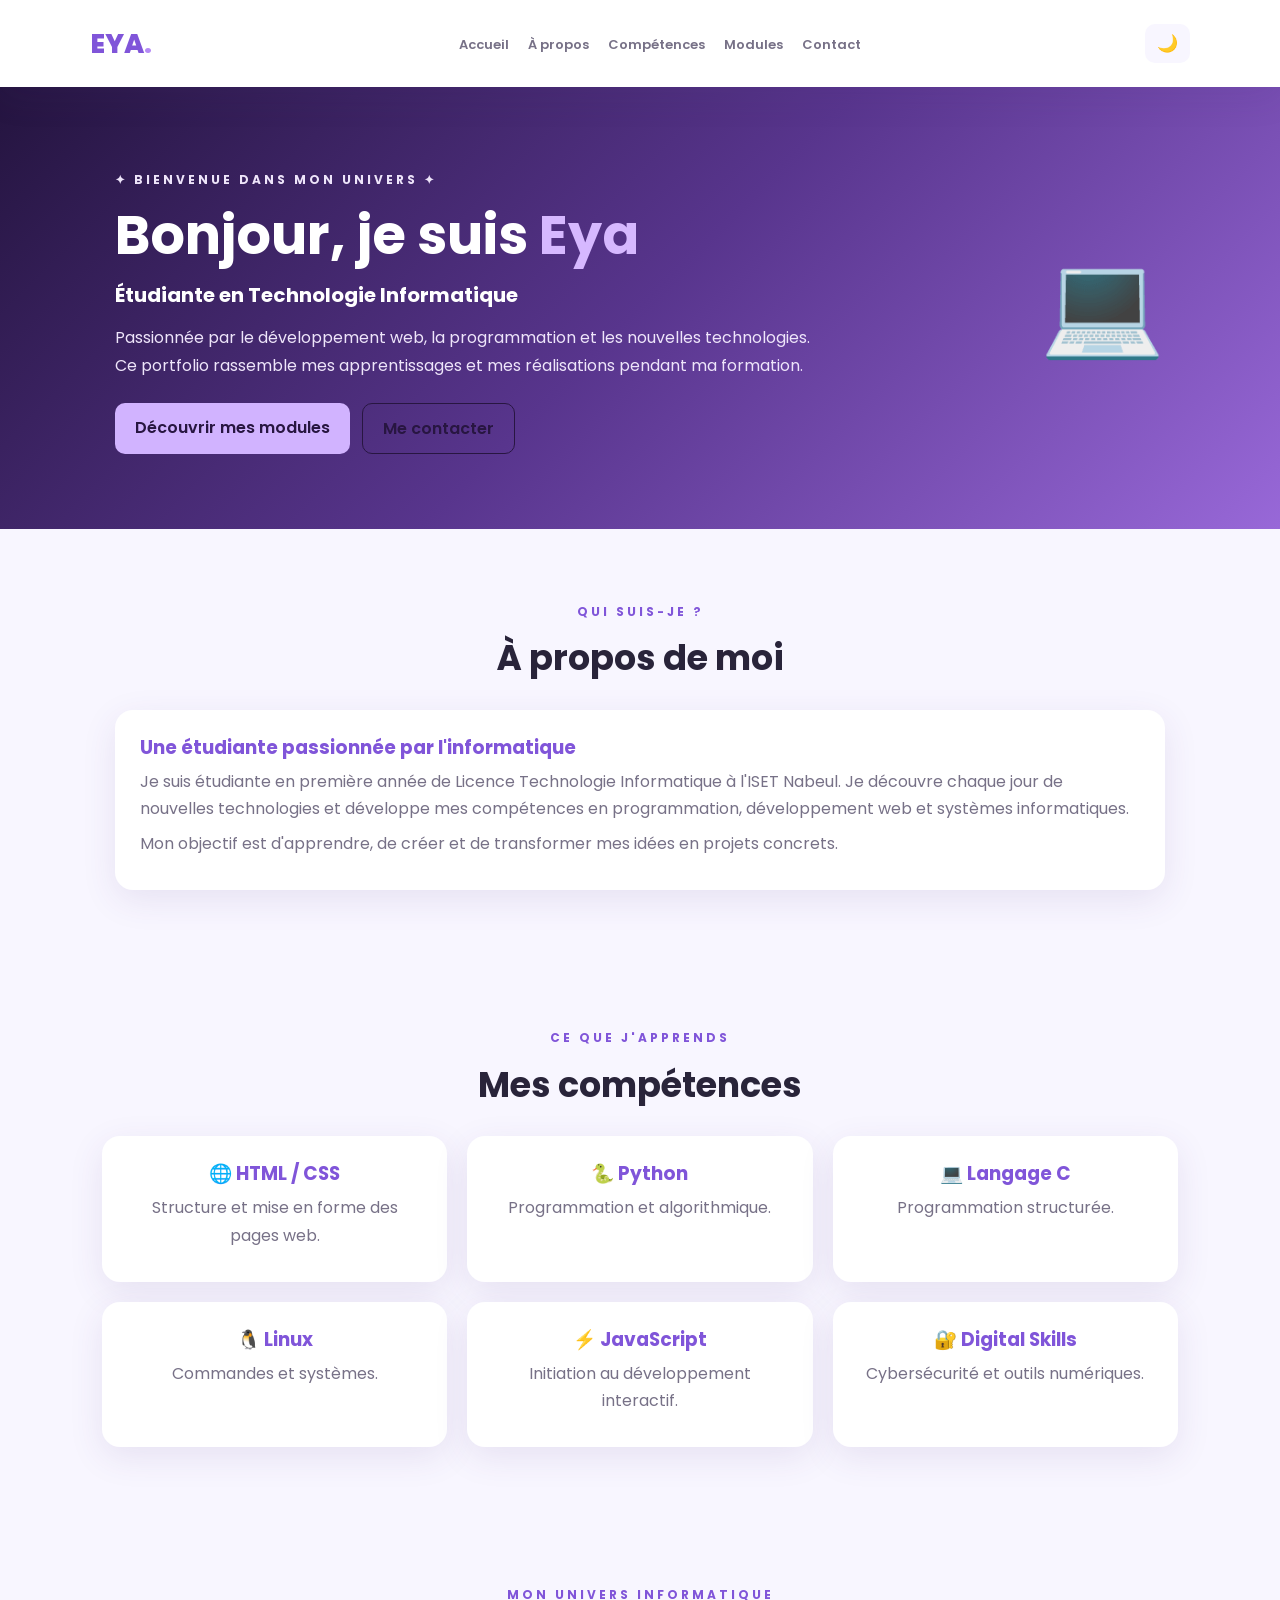
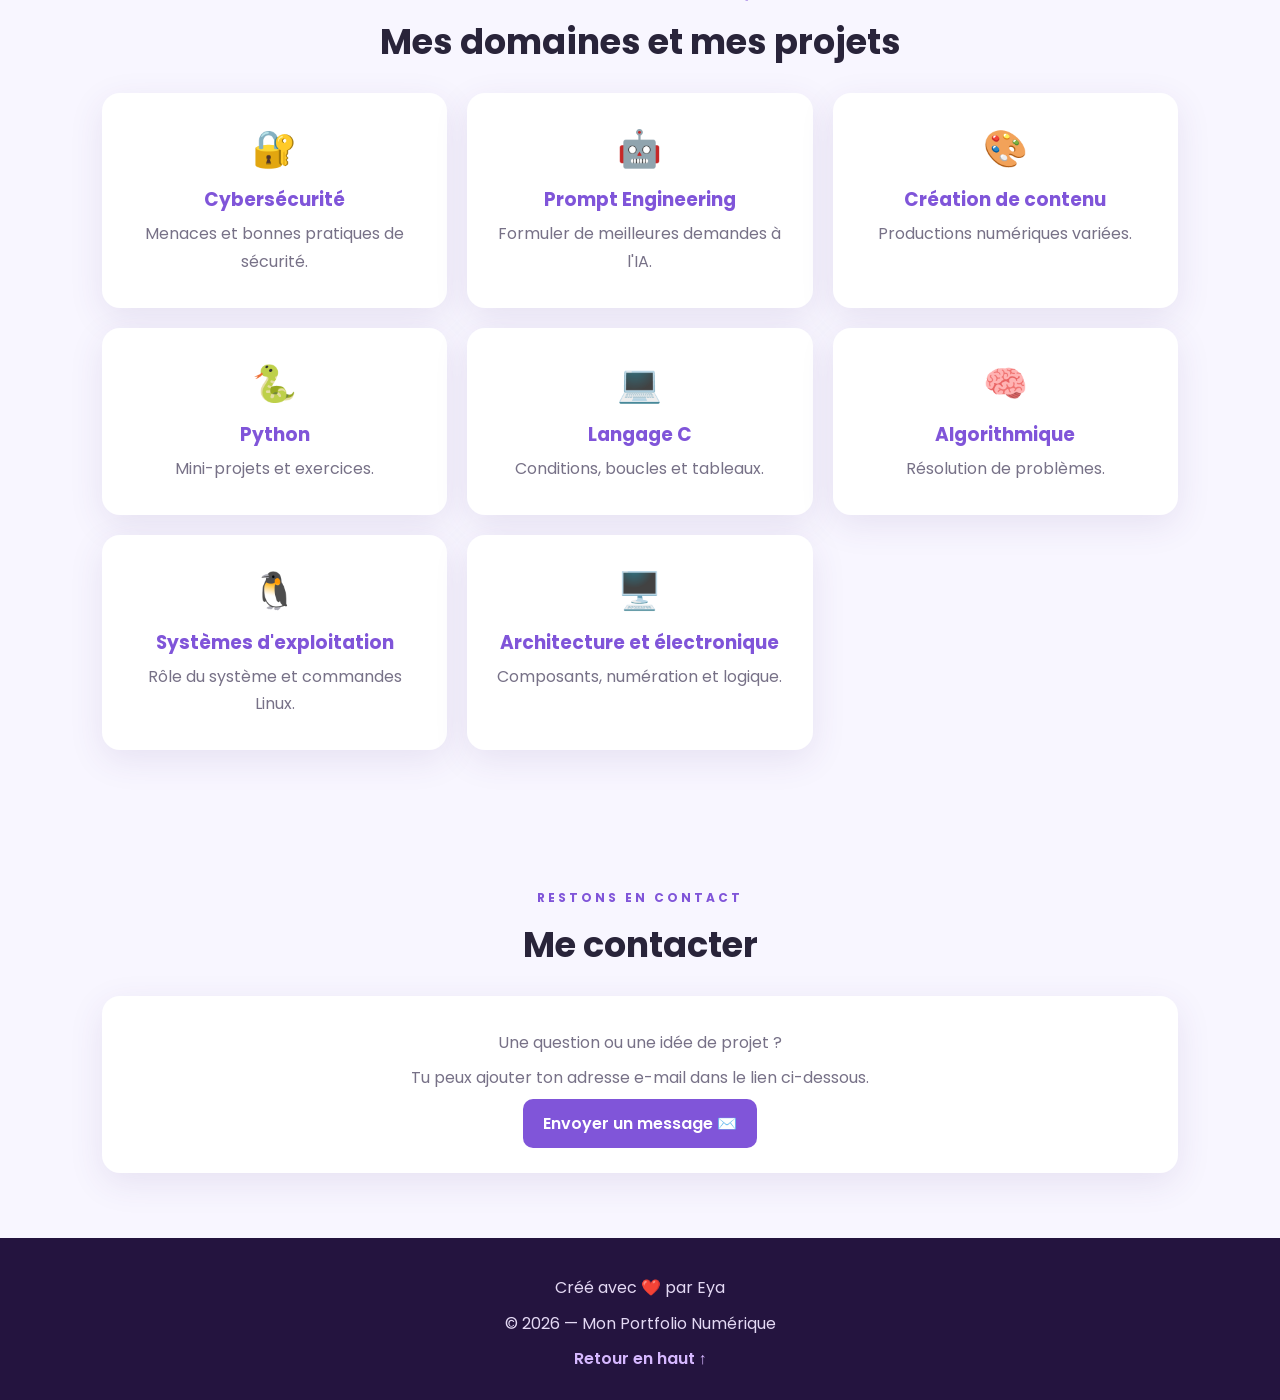
<file: index.html>
<!DOCTYPE html>
<html lang="fr"><head><meta charset="UTF-8"><meta name="viewport" content="width=device-width, initial-scale=1.0"><title>Mon Portfolio | Eya</title><link rel="stylesheet" href="style.css"><script src="script.js" defer></script></head>
<body>
<nav class="navbar"><a href="index.html" class="logo">EYA<span>.</span></a><ul class="nav-links" id="navLinks"><li><a href="#home">Accueil</a></li><li><a href="#about">À propos</a></li><li><a href="#skills">Compétences</a></li><li><a href="#formations">Modules</a></li><li><a href="#contact">Contact</a></li></ul><button id="themeToggle" aria-label="Changer le thème">🌙</button><button id="menuToggle" aria-label="Ouvrir le menu">☰</button></nav>
<header id="home" class="hero"><div class="hero-content"><p class="welcome">✦ BIENVENUE DANS MON UNIVERS ✦</p><h1>Bonjour, je suis <span>Eya</span></h1><h2>Étudiante en Technologie Informatique</h2><p>Passionnée par le développement web, la programmation et les nouvelles technologies. Ce portfolio rassemble mes apprentissages et mes réalisations pendant ma formation.</p><div class="hero-buttons"><a href="#formations" class="btn">Découvrir mes modules</a><a href="#contact" class="btn btn-outline">Me contacter</a></div></div><div class="project-icon" style="font-size:100px">💻</div></header>
<main>
<section id="about" class="section"><p class="section-label">QUI SUIS-JE ?</p><h2 class="section-title">À propos de moi</h2><div class="card content"><h3>Une étudiante passionnée par l'informatique</h3><p>Je suis étudiante en première année de Licence Technologie Informatique à l'ISET Nabeul. Je découvre chaque jour de nouvelles technologies et développe mes compétences en programmation, développement web et systèmes informatiques.</p><p>Mon objectif est d'apprendre, de créer et de transformer mes idées en projets concrets.</p></div></section>
<section id="skills" class="section"><p class="section-label">CE QUE J'APPRENDS</p><h2 class="section-title">Mes compétences</h2><div class="grid"><div class="card"><h3>🌐 HTML / CSS</h3><p>Structure et mise en forme des pages web.</p></div><div class="card"><h3>🐍 Python</h3><p>Programmation et algorithmique.</p></div><div class="card"><h3>💻 Langage C</h3><p>Programmation structurée.</p></div><div class="card"><h3>🐧 Linux</h3><p>Commandes et systèmes.</p></div><div class="card"><h3>⚡ JavaScript</h3><p>Initiation au développement interactif.</p></div><div class="card"><h3>🔐 Digital Skills</h3><p>Cybersécurité et outils numériques.</p></div></div></section>
<section id="formations" class="section"><p class="section-label">MON UNIVERS INFORMATIQUE</p><h2 class="section-title">Mes domaines et mes projets</h2><div class="grid">
<a class="project-card" href="digital-skills/cybersecurite.html"><div class="project-icon">🔐</div><h3>Cybersécurité</h3><p>Menaces et bonnes pratiques de sécurité.</p></a>
<a class="project-card" href="digital-skills/prompt-engineering.html"><div class="project-icon">🤖</div><h3>Prompt Engineering</h3><p>Formuler de meilleures demandes à l'IA.</p></a>
<a class="project-card" href="digital-skills/creation-contenu.html"><div class="project-icon">🎨</div><h3>Création de contenu</h3><p>Productions numériques variées.</p></a>
<a class="project-card" href="developpement/python.html"><div class="project-icon">🐍</div><h3>Python</h3><p>Mini-projets et exercices.</p></a>
<a class="project-card" href="developpement/langage-c.html"><div class="project-icon">💻</div><h3>Langage C</h3><p>Conditions, boucles et tableaux.</p></a>
<a class="project-card" href="developpement/algorithmique.html"><div class="project-icon">🧠</div><h3>Algorithmique</h3><p>Résolution de problèmes.</p></a>
<a class="project-card" href="systemes/systemes-exploitation.html"><div class="project-icon">🐧</div><h3>Systèmes d'exploitation</h3><p>Rôle du système et commandes Linux.</p></a>
<a class="project-card" href="systemes/architecture-electronique.html"><div class="project-icon">🖥️</div><h3>Architecture et électronique</h3><p>Composants, numération et logique.</p></a>
</div></section>
<section id="contact" class="section"><p class="section-label">RESTONS EN CONTACT</p><h2 class="section-title">Me contacter</h2><div class="contact-card"><p>Une question ou une idée de projet ?</p><p>Tu peux ajouter ton adresse e-mail dans le lien ci-dessous.</p><a href="mailto:" class="btn">Envoyer un message ✉️</a></div></section>
</main><footer><p>Créé avec ❤️ par Eya</p><p>© 2026 — Mon Portfolio Numérique</p><a href="#home">Retour en haut ↑</a></footer></body></html>
</file>
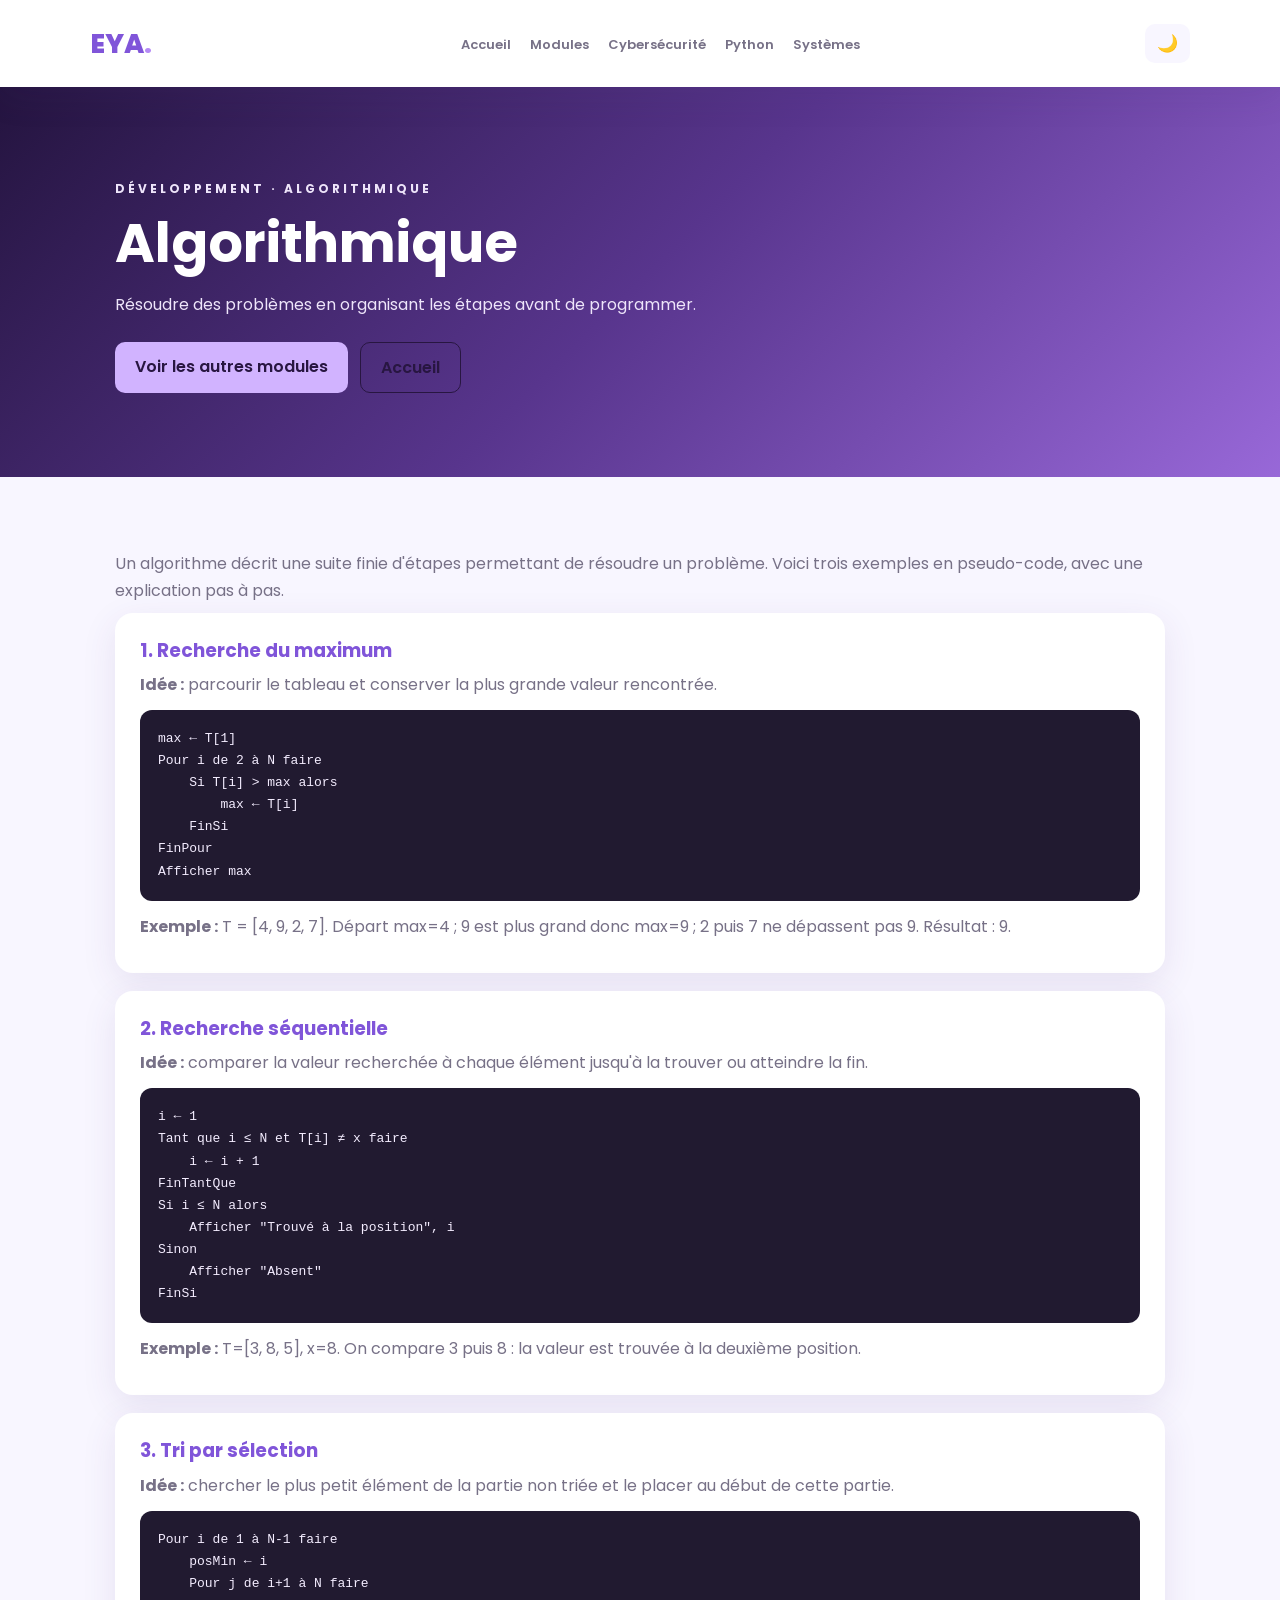
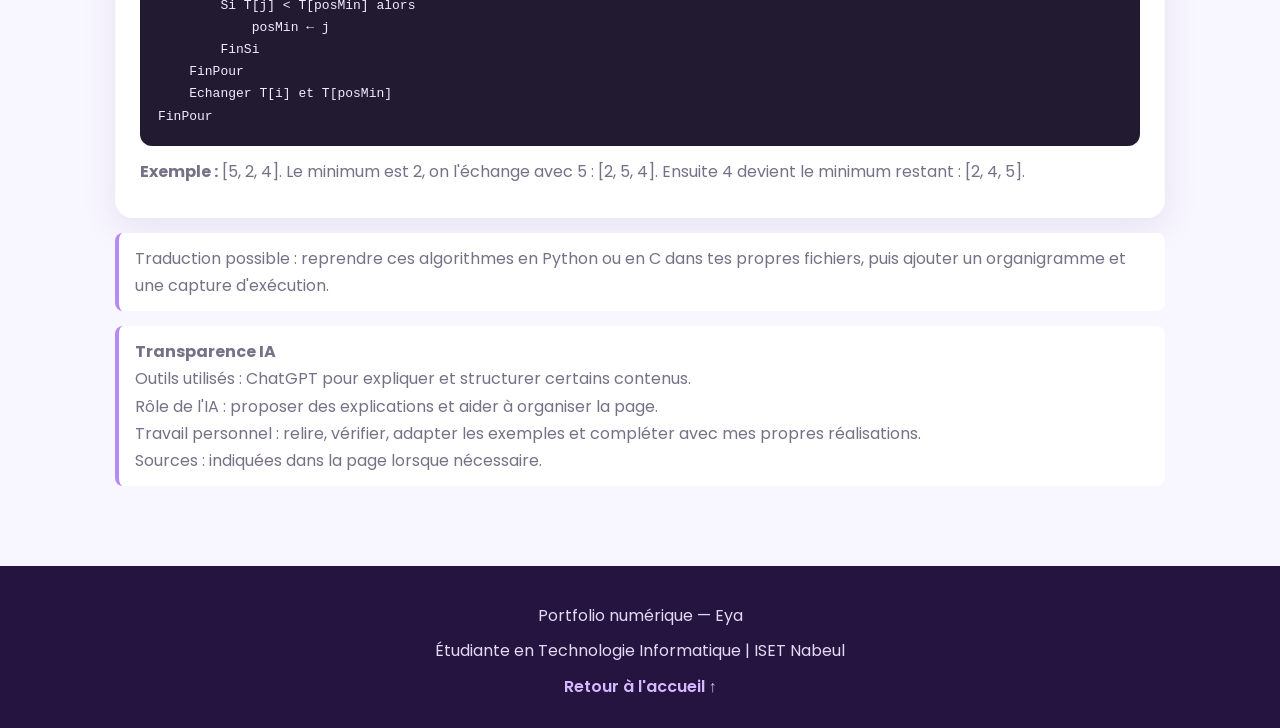
<file: algorithmique.html>
<!DOCTYPE html>
<html lang="fr"><head><meta charset="UTF-8"><meta name="viewport" content="width=device-width, initial-scale=1.0">
<title>Algorithmique | Portfolio Eya</title><link rel="stylesheet" href="../style.css"><script src="../script.js" defer></script></head>
<body><nav class="navbar">
<a href="../index.html" class="logo">EYA<span>.</span></a>
<ul class="nav-links" id="navLinks">
<li><a href="../index.html">Accueil</a></li>
<li><a href="../index.html#formations">Modules</a></li>
<li><a href="../digital-skills/cybersecurite.html">Cybersécurité</a></li>
<li><a href="../developpement/python.html">Python</a></li>
<li><a href="../systemes/systemes-exploitation.html">Systèmes</a></li>
</ul><button id="themeToggle" aria-label="Changer le thème">🌙</button><button id="menuToggle" aria-label="Ouvrir le menu">☰</button></nav><header class="hero"><div class="hero-content"><p class="welcome">DÉVELOPPEMENT · ALGORITHMIQUE</p><h1>Algorithmique</h1><p>Résoudre des problèmes en organisant les étapes avant de programmer.</p><div class="hero-buttons"><a class="btn" href="../index.html#formations">Voir les autres modules</a><a class="btn btn-outline" href="../index.html">Accueil</a></div></div></header>
<main class="section"><div class="content">
<p>Un algorithme décrit une suite finie d'étapes permettant de résoudre un problème. Voici trois exemples en pseudo-code, avec une explication pas à pas.</p>
<div class="card"><h3>1. Recherche du maximum</h3><p><strong>Idée :</strong> parcourir le tableau et conserver la plus grande valeur rencontrée.</p><pre>max ← T[1]
Pour i de 2 à N faire
    Si T[i] > max alors
        max ← T[i]
    FinSi
FinPour
Afficher max</pre><p><strong>Exemple :</strong> T = [4, 9, 2, 7]. Départ max=4 ; 9 est plus grand donc max=9 ; 2 puis 7 ne dépassent pas 9. Résultat : 9.</p></div>
<div class="card" style="margin-top:18px"><h3>2. Recherche séquentielle</h3><p><strong>Idée :</strong> comparer la valeur recherchée à chaque élément jusqu'à la trouver ou atteindre la fin.</p><pre>i ← 1
Tant que i ≤ N et T[i] ≠ x faire
    i ← i + 1
FinTantQue
Si i ≤ N alors
    Afficher "Trouvé à la position", i
Sinon
    Afficher "Absent"
FinSi</pre><p><strong>Exemple :</strong> T=[3, 8, 5], x=8. On compare 3 puis 8 : la valeur est trouvée à la deuxième position.</p></div>
<div class="card" style="margin-top:18px"><h3>3. Tri par sélection</h3><p><strong>Idée :</strong> chercher le plus petit élément de la partie non triée et le placer au début de cette partie.</p><pre>Pour i de 1 à N-1 faire
    posMin ← i
    Pour j de i+1 à N faire
        Si T[j] < T[posMin] alors
            posMin ← j
        FinSi
    FinPour
    Echanger T[i] et T[posMin]
FinPour</pre><p><strong>Exemple :</strong> [5, 2, 4]. Le minimum est 2, on l'échange avec 5 : [2, 5, 4]. Ensuite 4 devient le minimum restant : [2, 4, 5].</p></div>
<div class="note">Traduction possible : reprendre ces algorithmes en Python ou en C dans tes propres fichiers, puis ajouter un organigramme et une capture d'exécution.</div>
<div class="note"><strong>Transparence IA</strong><br>Outils utilisés : ChatGPT pour expliquer et structurer certains contenus.<br>Rôle de l'IA : proposer des explications et aider à organiser la page.<br>Travail personnel : relire, vérifier, adapter les exemples et compléter avec mes propres réalisations.<br>Sources : indiquées dans la page lorsque nécessaire.</div></div></main><footer><p>Portfolio numérique — Eya</p><p>Étudiante en Technologie Informatique | ISET Nabeul</p><a href="../index.html">Retour à l'accueil ↑</a></footer></body></html>
</file>
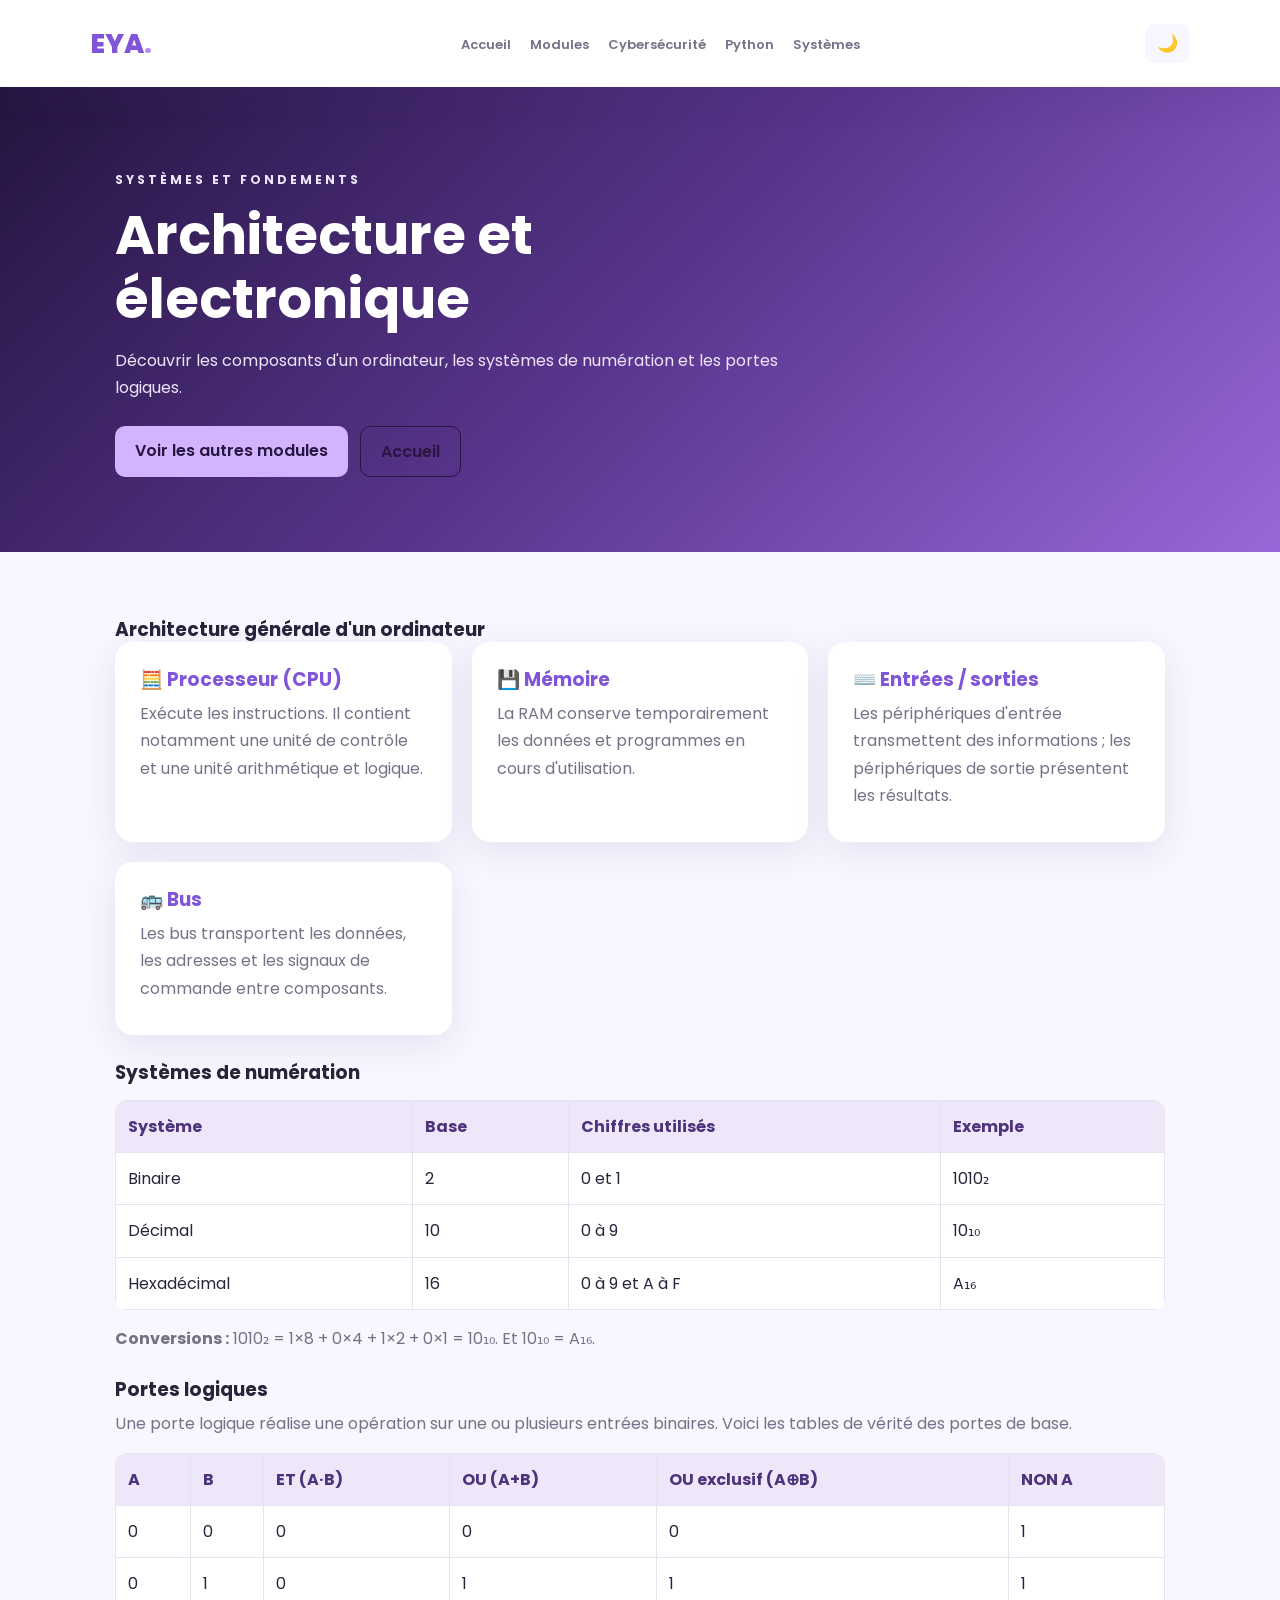
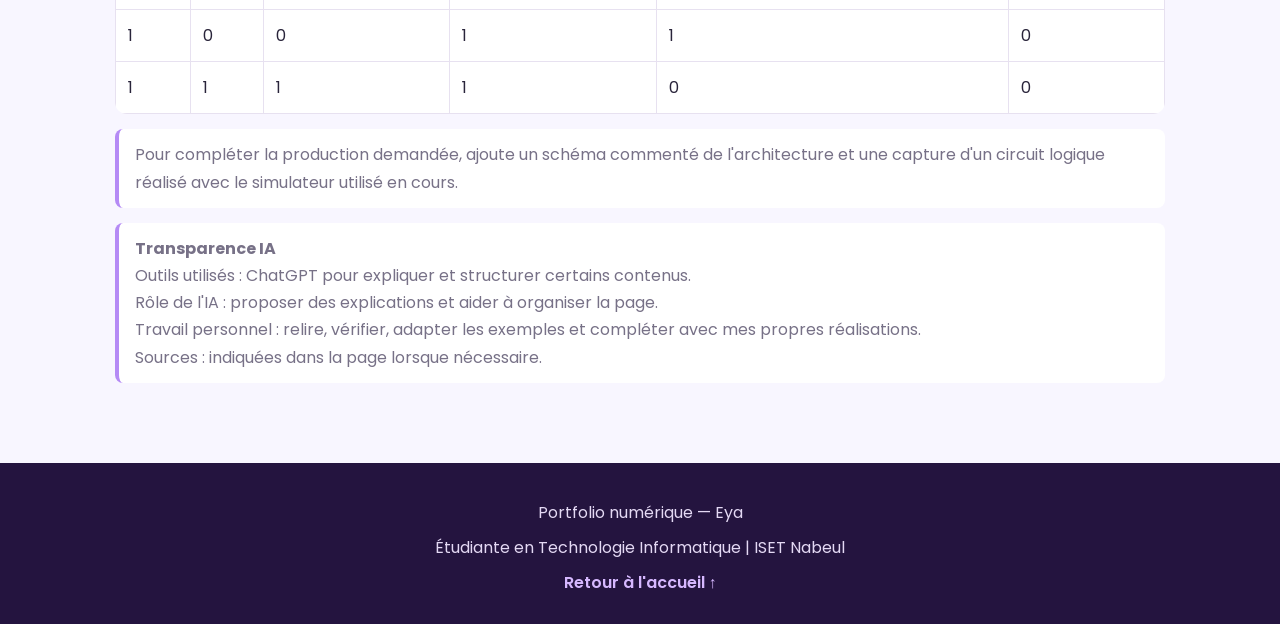
<file: architecture-electronique.html>
<!DOCTYPE html>
<html lang="fr"><head><meta charset="UTF-8"><meta name="viewport" content="width=device-width, initial-scale=1.0">
<title>Architecture et électronique | Portfolio Eya</title><link rel="stylesheet" href="../style.css"><script src="../script.js" defer></script></head>
<body><nav class="navbar">
<a href="../index.html" class="logo">EYA<span>.</span></a>
<ul class="nav-links" id="navLinks">
<li><a href="../index.html">Accueil</a></li>
<li><a href="../index.html#formations">Modules</a></li>
<li><a href="../digital-skills/cybersecurite.html">Cybersécurité</a></li>
<li><a href="../developpement/python.html">Python</a></li>
<li><a href="../systemes/systemes-exploitation.html">Systèmes</a></li>
</ul><button id="themeToggle" aria-label="Changer le thème">🌙</button><button id="menuToggle" aria-label="Ouvrir le menu">☰</button></nav><header class="hero"><div class="hero-content"><p class="welcome">SYSTÈMES ET FONDEMENTS</p><h1>Architecture et électronique</h1><p>Découvrir les composants d'un ordinateur, les systèmes de numération et les portes logiques.</p><div class="hero-buttons"><a class="btn" href="../index.html#formations">Voir les autres modules</a><a class="btn btn-outline" href="../index.html">Accueil</a></div></div></header>
<main class="section"><div class="content">
<h3>Architecture générale d'un ordinateur</h3><div class="grid">
<div class="card"><h3>🧮 Processeur (CPU)</h3><p>Exécute les instructions. Il contient notamment une unité de contrôle et une unité arithmétique et logique.</p></div>
<div class="card"><h3>💾 Mémoire</h3><p>La RAM conserve temporairement les données et programmes en cours d'utilisation.</p></div>
<div class="card"><h3>⌨️ Entrées / sorties</h3><p>Les périphériques d'entrée transmettent des informations ; les périphériques de sortie présentent les résultats.</p></div>
<div class="card"><h3>🚌 Bus</h3><p>Les bus transportent les données, les adresses et les signaux de commande entre composants.</p></div></div>
<h3 style="margin-top:25px">Systèmes de numération</h3><table><tr><th>Système</th><th>Base</th><th>Chiffres utilisés</th><th>Exemple</th></tr><tr><td>Binaire</td><td>2</td><td>0 et 1</td><td>1010₂</td></tr><tr><td>Décimal</td><td>10</td><td>0 à 9</td><td>10₁₀</td></tr><tr><td>Hexadécimal</td><td>16</td><td>0 à 9 et A à F</td><td>A₁₆</td></tr></table>
<p><strong>Conversions :</strong> 1010₂ = 1×8 + 0×4 + 1×2 + 0×1 = 10₁₀. Et 10₁₀ = A₁₆.</p>
<h3 style="margin-top:25px">Portes logiques</h3><p>Une porte logique réalise une opération sur une ou plusieurs entrées binaires. Voici les tables de vérité des portes de base.</p>
<table><tr><th>A</th><th>B</th><th>ET (A·B)</th><th>OU (A+B)</th><th>OU exclusif (A⊕B)</th><th>NON A</th></tr><tr><td>0</td><td>0</td><td>0</td><td>0</td><td>0</td><td>1</td></tr><tr><td>0</td><td>1</td><td>0</td><td>1</td><td>1</td><td>1</td></tr><tr><td>1</td><td>0</td><td>0</td><td>1</td><td>1</td><td>0</td></tr><tr><td>1</td><td>1</td><td>1</td><td>1</td><td>0</td><td>0</td></tr></table>
<div class="note">Pour compléter la production demandée, ajoute un schéma commenté de l'architecture et une capture d'un circuit logique réalisé avec le simulateur utilisé en cours.</div>
<div class="note"><strong>Transparence IA</strong><br>Outils utilisés : ChatGPT pour expliquer et structurer certains contenus.<br>Rôle de l'IA : proposer des explications et aider à organiser la page.<br>Travail personnel : relire, vérifier, adapter les exemples et compléter avec mes propres réalisations.<br>Sources : indiquées dans la page lorsque nécessaire.</div></div></main><footer><p>Portfolio numérique — Eya</p><p>Étudiante en Technologie Informatique | ISET Nabeul</p><a href="../index.html">Retour à l'accueil ↑</a></footer></body></html>
</file>
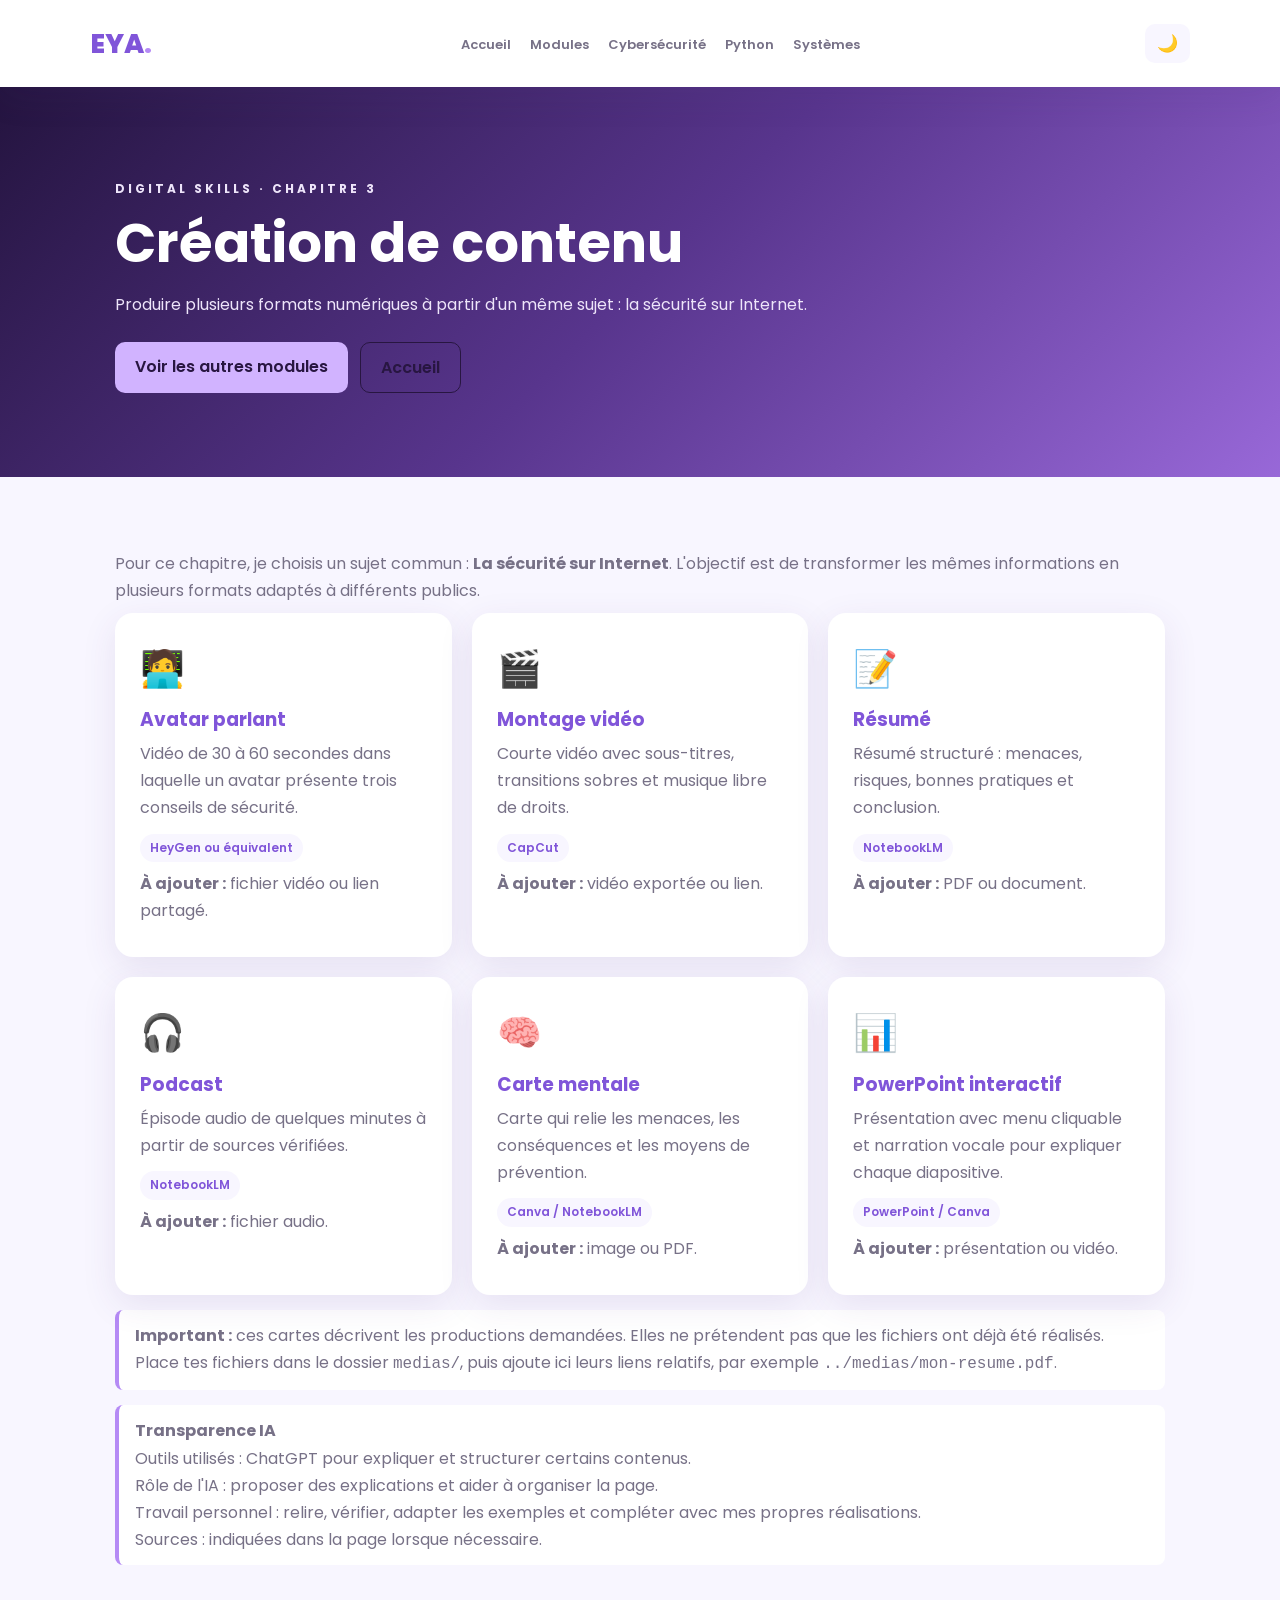
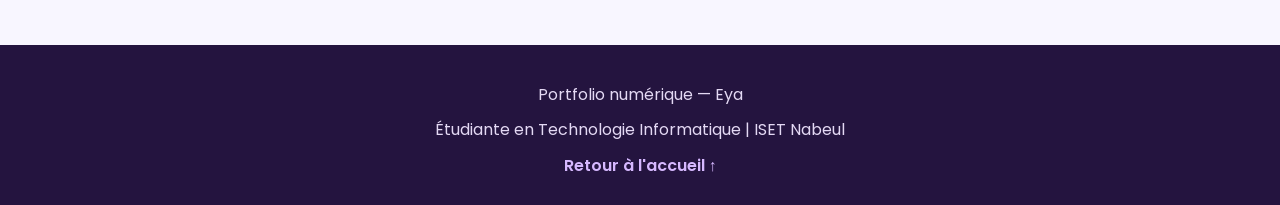
<file: creation-contenu.html>
<!DOCTYPE html>
<html lang="fr"><head><meta charset="UTF-8"><meta name="viewport" content="width=device-width, initial-scale=1.0">
<title>Création de contenu | Portfolio Eya</title><link rel="stylesheet" href="../style.css"><script src="../script.js" defer></script></head>
<body><nav class="navbar">
<a href="../index.html" class="logo">EYA<span>.</span></a>
<ul class="nav-links" id="navLinks">
<li><a href="../index.html">Accueil</a></li>
<li><a href="../index.html#formations">Modules</a></li>
<li><a href="../digital-skills/cybersecurite.html">Cybersécurité</a></li>
<li><a href="../developpement/python.html">Python</a></li>
<li><a href="../systemes/systemes-exploitation.html">Systèmes</a></li>
</ul><button id="themeToggle" aria-label="Changer le thème">🌙</button><button id="menuToggle" aria-label="Ouvrir le menu">☰</button></nav><header class="hero"><div class="hero-content"><p class="welcome">DIGITAL SKILLS · CHAPITRE 3</p><h1>Création de contenu</h1><p>Produire plusieurs formats numériques à partir d'un même sujet : la sécurité sur Internet.</p><div class="hero-buttons"><a class="btn" href="../index.html#formations">Voir les autres modules</a><a class="btn btn-outline" href="../index.html">Accueil</a></div></div></header>
<main class="section"><div class="content">
<p>Pour ce chapitre, je choisis un sujet commun : <strong>La sécurité sur Internet</strong>. L'objectif est de transformer les mêmes informations en plusieurs formats adaptés à différents publics.</p>
<div class="grid">
<div class="card"><div class="project-icon">🧑‍💻</div><h3>Avatar parlant</h3><p>Vidéo de 30 à 60 secondes dans laquelle un avatar présente trois conseils de sécurité.</p><span class="tag">HeyGen ou équivalent</span><p><strong>À ajouter :</strong> fichier vidéo ou lien partagé.</p></div>
<div class="card"><div class="project-icon">🎬</div><h3>Montage vidéo</h3><p>Courte vidéo avec sous-titres, transitions sobres et musique libre de droits.</p><span class="tag">CapCut</span><p><strong>À ajouter :</strong> vidéo exportée ou lien.</p></div>
<div class="card"><div class="project-icon">📝</div><h3>Résumé</h3><p>Résumé structuré : menaces, risques, bonnes pratiques et conclusion.</p><span class="tag">NotebookLM</span><p><strong>À ajouter :</strong> PDF ou document.</p></div>
<div class="card"><div class="project-icon">🎧</div><h3>Podcast</h3><p>Épisode audio de quelques minutes à partir de sources vérifiées.</p><span class="tag">NotebookLM</span><p><strong>À ajouter :</strong> fichier audio.</p></div>
<div class="card"><div class="project-icon">🧠</div><h3>Carte mentale</h3><p>Carte qui relie les menaces, les conséquences et les moyens de prévention.</p><span class="tag">Canva / NotebookLM</span><p><strong>À ajouter :</strong> image ou PDF.</p></div>
<div class="card"><div class="project-icon">📊</div><h3>PowerPoint interactif</h3><p>Présentation avec menu cliquable et narration vocale pour expliquer chaque diapositive.</p><span class="tag">PowerPoint / Canva</span><p><strong>À ajouter :</strong> présentation ou vidéo.</p></div>
</div>
<div class="note"><strong>Important :</strong> ces cartes décrivent les productions demandées. Elles ne prétendent pas que les fichiers ont déjà été réalisés. Place tes fichiers dans le dossier <code>medias/</code>, puis ajoute ici leurs liens relatifs, par exemple <code>../medias/mon-resume.pdf</code>.</div>
<div class="note"><strong>Transparence IA</strong><br>Outils utilisés : ChatGPT pour expliquer et structurer certains contenus.<br>Rôle de l'IA : proposer des explications et aider à organiser la page.<br>Travail personnel : relire, vérifier, adapter les exemples et compléter avec mes propres réalisations.<br>Sources : indiquées dans la page lorsque nécessaire.</div></div></main><footer><p>Portfolio numérique — Eya</p><p>Étudiante en Technologie Informatique | ISET Nabeul</p><a href="../index.html">Retour à l'accueil ↑</a></footer></body></html>
</file>
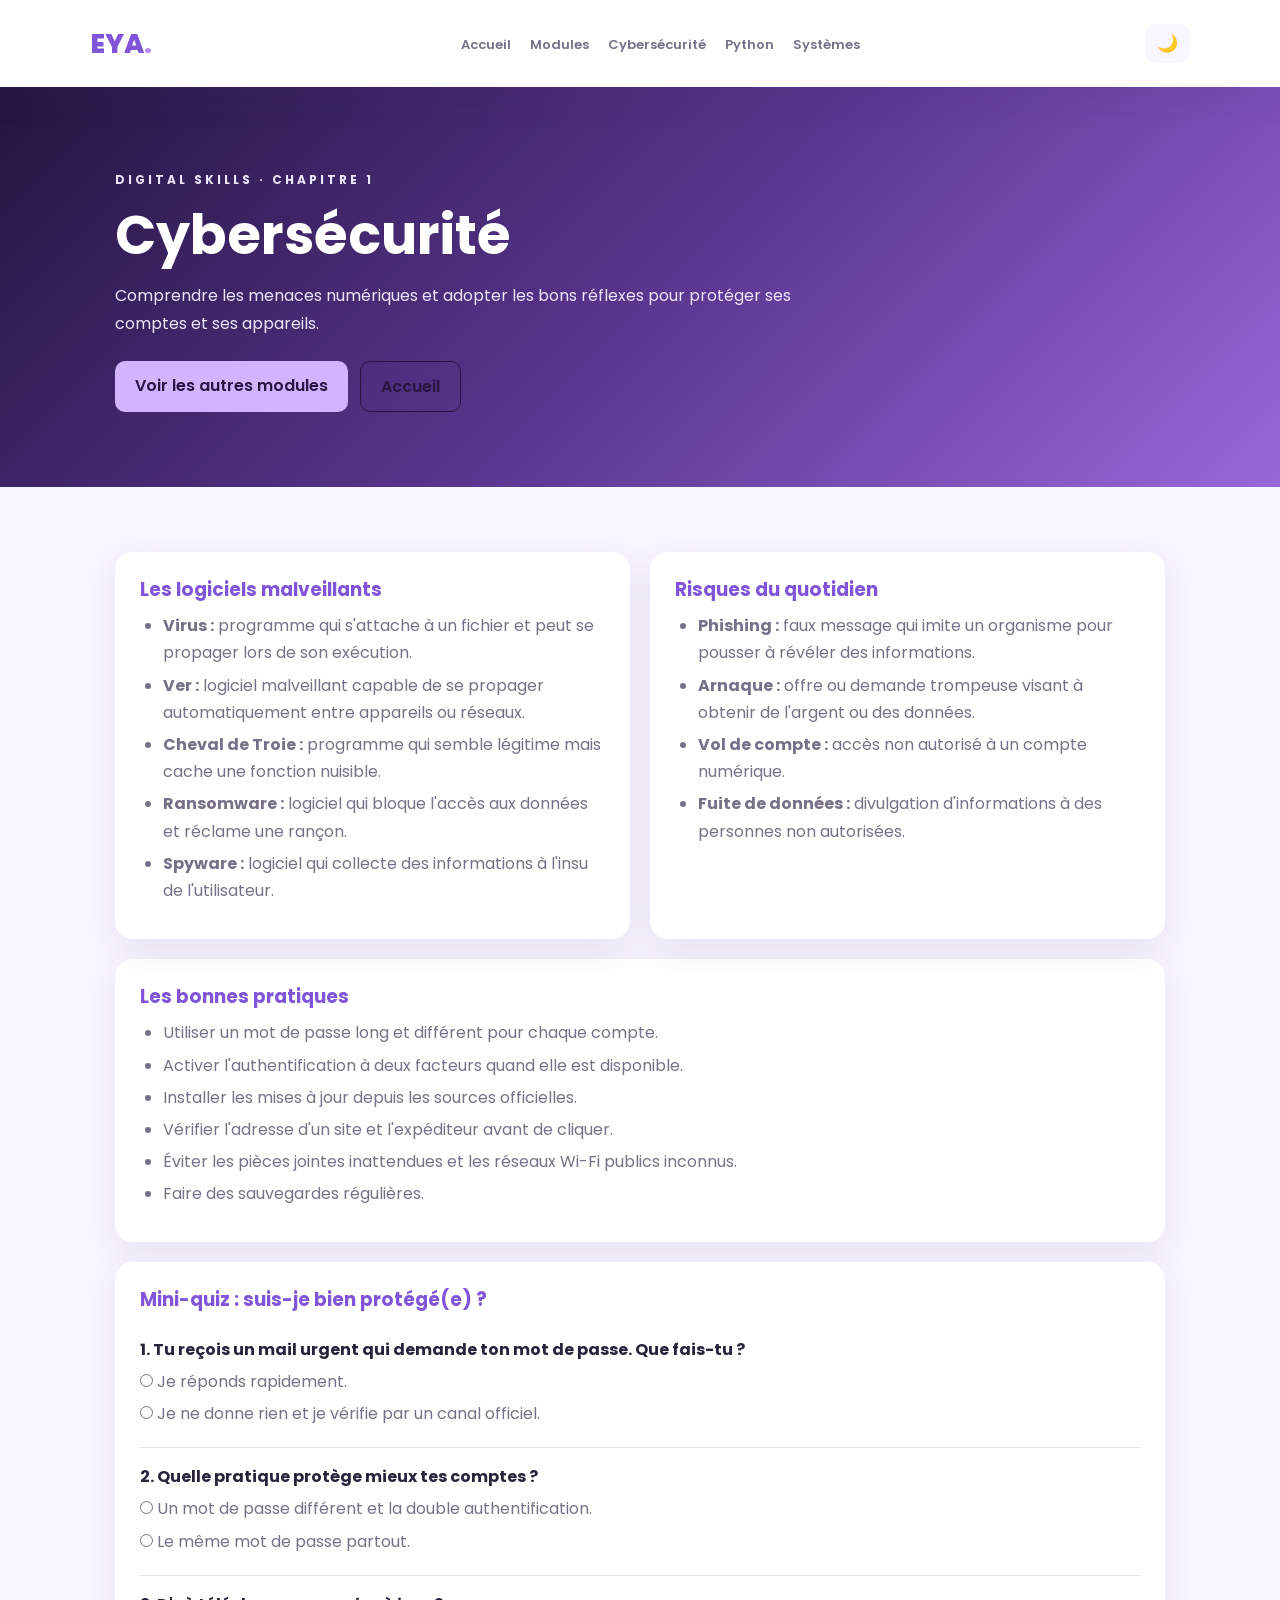
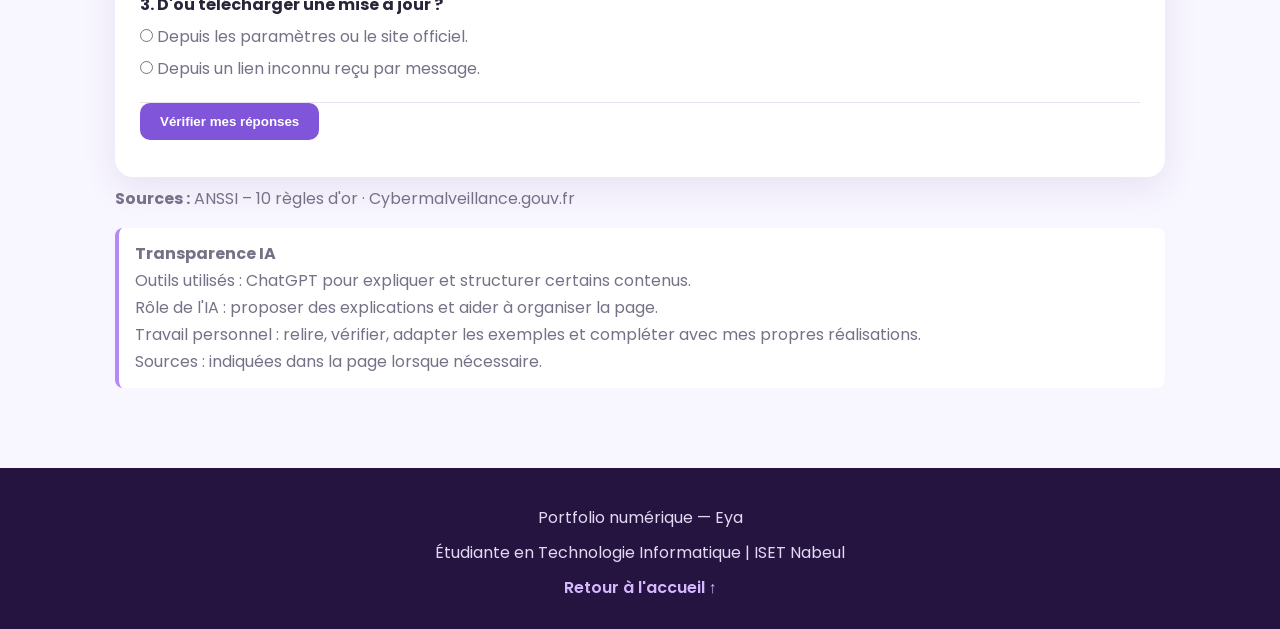
<file: cybersecurite.html>
<!DOCTYPE html>
<html lang="fr"><head><meta charset="UTF-8"><meta name="viewport" content="width=device-width, initial-scale=1.0">
<title>Cybersécurité | Portfolio Eya</title><link rel="stylesheet" href="../style.css"><script src="../script.js" defer></script></head>
<body><nav class="navbar">
<a href="../index.html" class="logo">EYA<span>.</span></a>
<ul class="nav-links" id="navLinks">
<li><a href="../index.html">Accueil</a></li>
<li><a href="../index.html#formations">Modules</a></li>
<li><a href="../digital-skills/cybersecurite.html">Cybersécurité</a></li>
<li><a href="../developpement/python.html">Python</a></li>
<li><a href="../systemes/systemes-exploitation.html">Systèmes</a></li>
</ul><button id="themeToggle" aria-label="Changer le thème">🌙</button><button id="menuToggle" aria-label="Ouvrir le menu">☰</button></nav><header class="hero"><div class="hero-content"><p class="welcome">DIGITAL SKILLS · CHAPITRE 1</p><h1>Cybersécurité</h1><p>Comprendre les menaces numériques et adopter les bons réflexes pour protéger ses comptes et ses appareils.</p><div class="hero-buttons"><a class="btn" href="../index.html#formations">Voir les autres modules</a><a class="btn btn-outline" href="../index.html">Accueil</a></div></div></header>
<main class="section"><div class="content">
<div class="two-col">
<section class="card"><h3>Les logiciels malveillants</h3>
<ul><li><strong>Virus :</strong> programme qui s'attache à un fichier et peut se propager lors de son exécution.</li>
<li><strong>Ver :</strong> logiciel malveillant capable de se propager automatiquement entre appareils ou réseaux.</li>
<li><strong>Cheval de Troie :</strong> programme qui semble légitime mais cache une fonction nuisible.</li>
<li><strong>Ransomware :</strong> logiciel qui bloque l'accès aux données et réclame une rançon.</li>
<li><strong>Spyware :</strong> logiciel qui collecte des informations à l'insu de l'utilisateur.</li></ul></section>
<section class="card"><h3>Risques du quotidien</h3><ul><li><strong>Phishing :</strong> faux message qui imite un organisme pour pousser à révéler des informations.</li><li><strong>Arnaque :</strong> offre ou demande trompeuse visant à obtenir de l'argent ou des données.</li><li><strong>Vol de compte :</strong> accès non autorisé à un compte numérique.</li><li><strong>Fuite de données :</strong> divulgation d'informations à des personnes non autorisées.</li></ul></section></div>
<section class="card" style="margin-top:20px"><h3>Les bonnes pratiques</h3><ul><li>Utiliser un mot de passe long et différent pour chaque compte.</li><li>Activer l'authentification à deux facteurs quand elle est disponible.</li><li>Installer les mises à jour depuis les sources officielles.</li><li>Vérifier l'adresse d'un site et l'expéditeur avant de cliquer.</li><li>Éviter les pièces jointes inattendues et les réseaux Wi-Fi publics inconnus.</li><li>Faire des sauvegardes régulières.</li></ul></section>
<section class="card" style="margin-top:20px"><h3>Mini-quiz : suis-je bien protégé(e) ?</h3>
<form id="cyberQuiz">
<div class="quiz-question"><strong>1. Tu reçois un mail urgent qui demande ton mot de passe. Que fais-tu ?</strong><label><input type="radio" name="q1" value="0"> Je réponds rapidement.</label><label><input type="radio" name="q1" value="1"> Je ne donne rien et je vérifie par un canal officiel.</label></div>
<div class="quiz-question"><strong>2. Quelle pratique protège mieux tes comptes ?</strong><label><input type="radio" name="q2" value="1"> Un mot de passe différent et la double authentification.</label><label><input type="radio" name="q2" value="0"> Le même mot de passe partout.</label></div>
<div class="quiz-question"><strong>3. D'où télécharger une mise à jour ?</strong><label><input type="radio" name="q3" value="1"> Depuis les paramètres ou le site officiel.</label><label><input type="radio" name="q3" value="0"> Depuis un lien inconnu reçu par message.</label></div>
<button class="btn" type="button" onclick="checkCyber()">Vérifier mes réponses</button><p id="quizResult" class="result" aria-live="polite"></p></form></section>
<p><strong>Sources :</strong> <a href="https://cyber.gouv.fr/securisation/10-regles-or-securite-numerique/" target="_blank" rel="noopener">ANSSI – 10 règles d'or</a> · <a href="https://www.cybermalveillance.gouv.fr/" target="_blank" rel="noopener">Cybermalveillance.gouv.fr</a></p>
<script>function checkCyber(){let score=0;for(let i=1;i<=3;i++){let a=document.querySelector('input[name="q'+i+'"]:checked');if(a)score+=Number(a.value);}document.getElementById("quizResult").textContent="Ton score : "+score+"/3. "+(score===3?"Bravo, tu as les bons réflexes !":"Relis les bonnes pratiques et réessaie.");}</script>
<div class="note"><strong>Transparence IA</strong><br>Outils utilisés : ChatGPT pour expliquer et structurer certains contenus.<br>Rôle de l'IA : proposer des explications et aider à organiser la page.<br>Travail personnel : relire, vérifier, adapter les exemples et compléter avec mes propres réalisations.<br>Sources : indiquées dans la page lorsque nécessaire.</div></div></main><footer><p>Portfolio numérique — Eya</p><p>Étudiante en Technologie Informatique | ISET Nabeul</p><a href="../index.html">Retour à l'accueil ↑</a></footer></body></html>
</file>
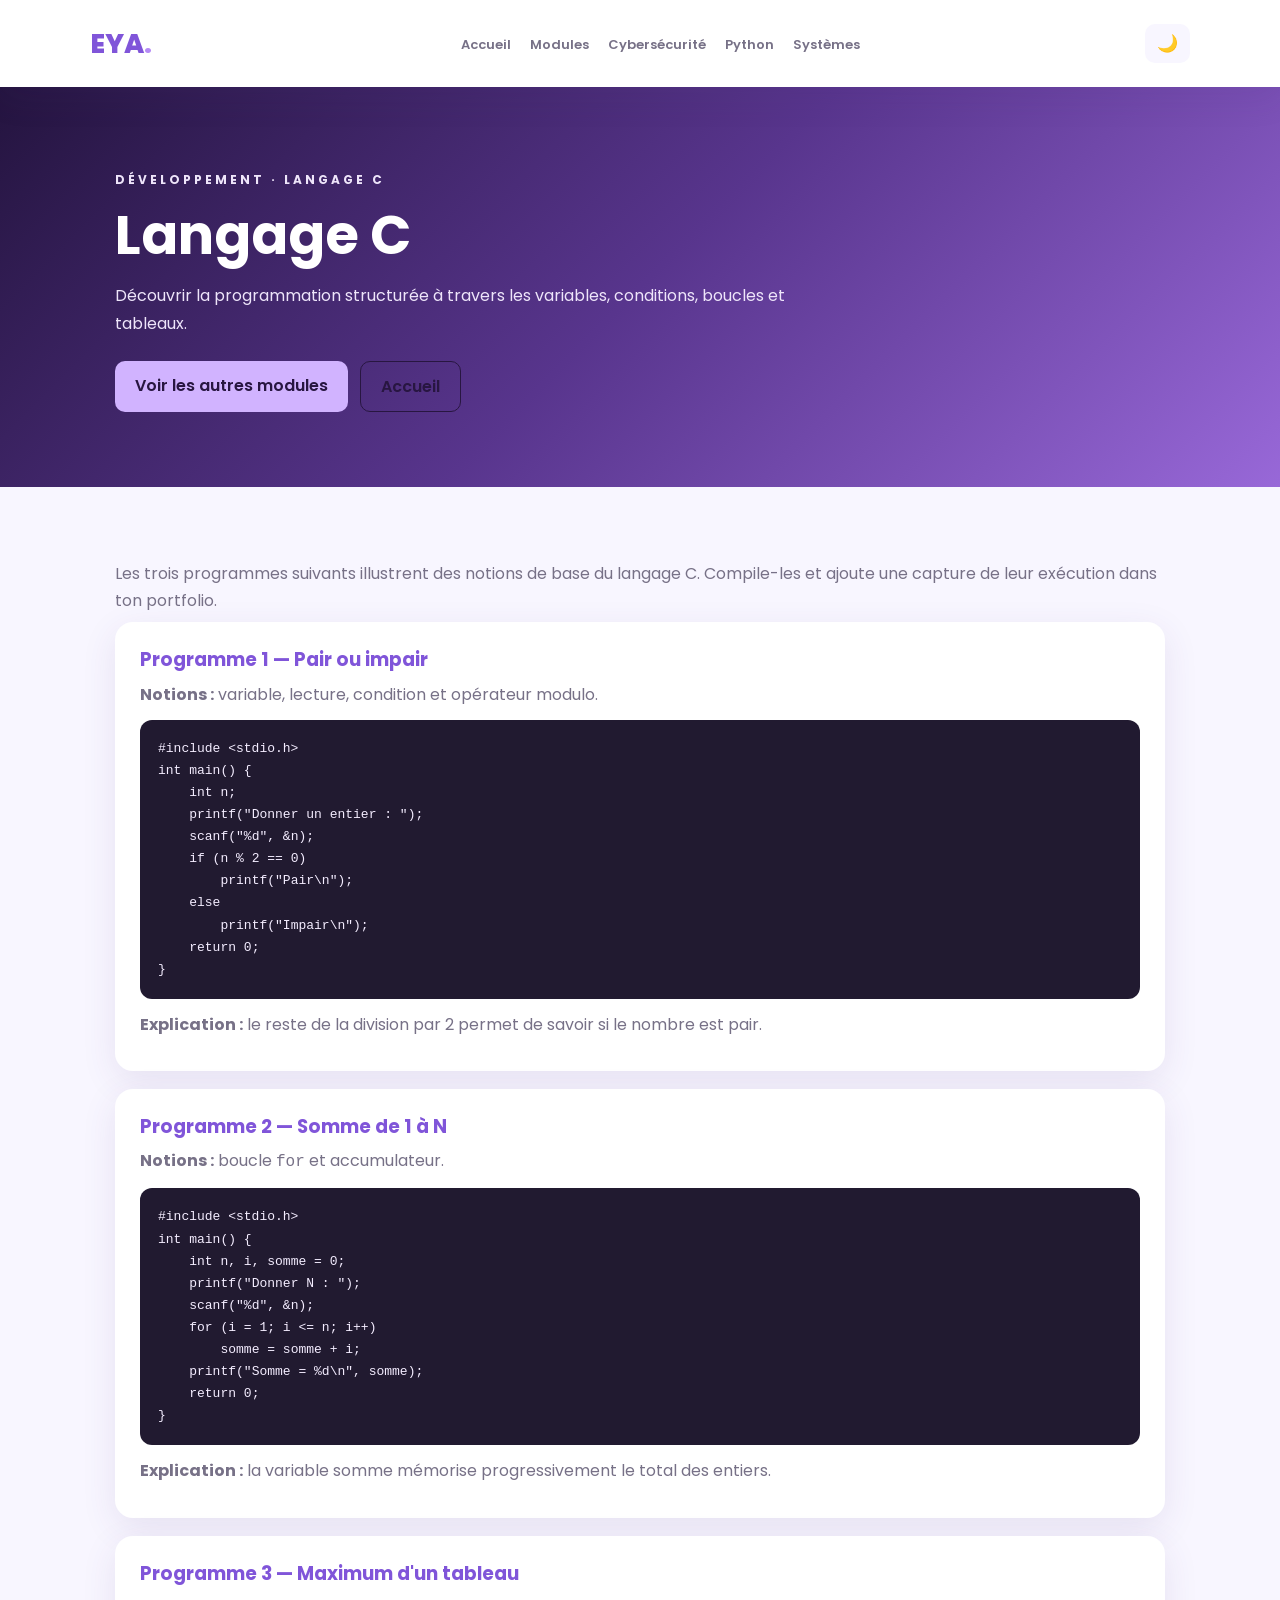
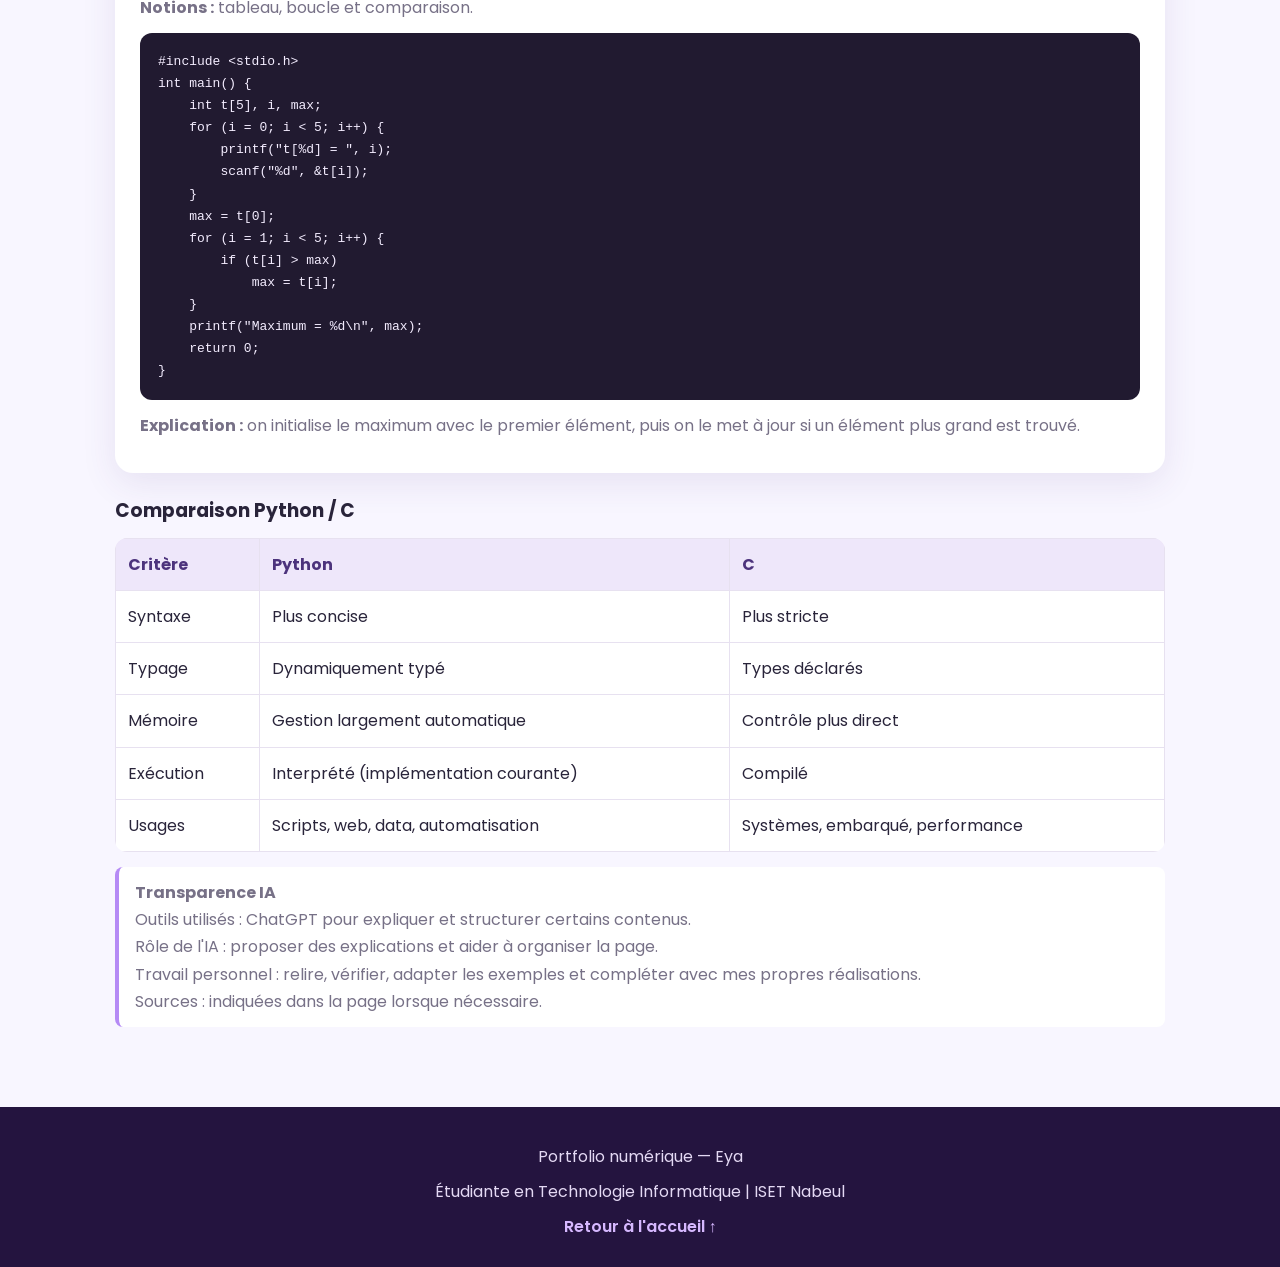
<file: langage-c.html>
<!DOCTYPE html>
<html lang="fr"><head><meta charset="UTF-8"><meta name="viewport" content="width=device-width, initial-scale=1.0">
<title>Langage C | Portfolio Eya</title><link rel="stylesheet" href="../style.css"><script src="../script.js" defer></script></head>
<body><nav class="navbar">
<a href="../index.html" class="logo">EYA<span>.</span></a>
<ul class="nav-links" id="navLinks">
<li><a href="../index.html">Accueil</a></li>
<li><a href="../index.html#formations">Modules</a></li>
<li><a href="../digital-skills/cybersecurite.html">Cybersécurité</a></li>
<li><a href="../developpement/python.html">Python</a></li>
<li><a href="../systemes/systemes-exploitation.html">Systèmes</a></li>
</ul><button id="themeToggle" aria-label="Changer le thème">🌙</button><button id="menuToggle" aria-label="Ouvrir le menu">☰</button></nav><header class="hero"><div class="hero-content"><p class="welcome">DÉVELOPPEMENT · LANGAGE C</p><h1>Langage C</h1><p>Découvrir la programmation structurée à travers les variables, conditions, boucles et tableaux.</p><div class="hero-buttons"><a class="btn" href="../index.html#formations">Voir les autres modules</a><a class="btn btn-outline" href="../index.html">Accueil</a></div></div></header>
<main class="section"><div class="content">
<p>Les trois programmes suivants illustrent des notions de base du langage C. Compile-les et ajoute une capture de leur exécution dans ton portfolio.</p>
<div class="card"><h3>Programme 1 — Pair ou impair</h3><p><strong>Notions :</strong> variable, lecture, condition et opérateur modulo.</p><pre>#include &lt;stdio.h&gt;
int main() {
    int n;
    printf("Donner un entier : ");
    scanf("%d", &amp;n);
    if (n % 2 == 0)
        printf("Pair\n");
    else
        printf("Impair\n");
    return 0;
}</pre><p><strong>Explication :</strong> le reste de la division par 2 permet de savoir si le nombre est pair.</p></div>
<div class="card" style="margin-top:18px"><h3>Programme 2 — Somme de 1 à N</h3><p><strong>Notions :</strong> boucle <code>for</code> et accumulateur.</p><pre>#include &lt;stdio.h&gt;
int main() {
    int n, i, somme = 0;
    printf("Donner N : ");
    scanf("%d", &amp;n);
    for (i = 1; i &lt;= n; i++)
        somme = somme + i;
    printf("Somme = %d\n", somme);
    return 0;
}</pre><p><strong>Explication :</strong> la variable somme mémorise progressivement le total des entiers.</p></div>
<div class="card" style="margin-top:18px"><h3>Programme 3 — Maximum d'un tableau</h3><p><strong>Notions :</strong> tableau, boucle et comparaison.</p><pre>#include &lt;stdio.h&gt;
int main() {
    int t[5], i, max;
    for (i = 0; i &lt; 5; i++) {
        printf("t[%d] = ", i);
        scanf("%d", &amp;t[i]);
    }
    max = t[0];
    for (i = 1; i &lt; 5; i++) {
        if (t[i] &gt; max)
            max = t[i];
    }
    printf("Maximum = %d\n", max);
    return 0;
}</pre><p><strong>Explication :</strong> on initialise le maximum avec le premier élément, puis on le met à jour si un élément plus grand est trouvé.</p></div>
<h3 style="margin-top:25px">Comparaison Python / C</h3><table><tr><th>Critère</th><th>Python</th><th>C</th></tr><tr><td>Syntaxe</td><td>Plus concise</td><td>Plus stricte</td></tr><tr><td>Typage</td><td>Dynamiquement typé</td><td>Types déclarés</td></tr><tr><td>Mémoire</td><td>Gestion largement automatique</td><td>Contrôle plus direct</td></tr><tr><td>Exécution</td><td>Interprété (implémentation courante)</td><td>Compilé</td></tr><tr><td>Usages</td><td>Scripts, web, data, automatisation</td><td>Systèmes, embarqué, performance</td></tr></table>
<div class="note"><strong>Transparence IA</strong><br>Outils utilisés : ChatGPT pour expliquer et structurer certains contenus.<br>Rôle de l'IA : proposer des explications et aider à organiser la page.<br>Travail personnel : relire, vérifier, adapter les exemples et compléter avec mes propres réalisations.<br>Sources : indiquées dans la page lorsque nécessaire.</div></div></main><footer><p>Portfolio numérique — Eya</p><p>Étudiante en Technologie Informatique | ISET Nabeul</p><a href="../index.html">Retour à l'accueil ↑</a></footer></body></html>
</file>
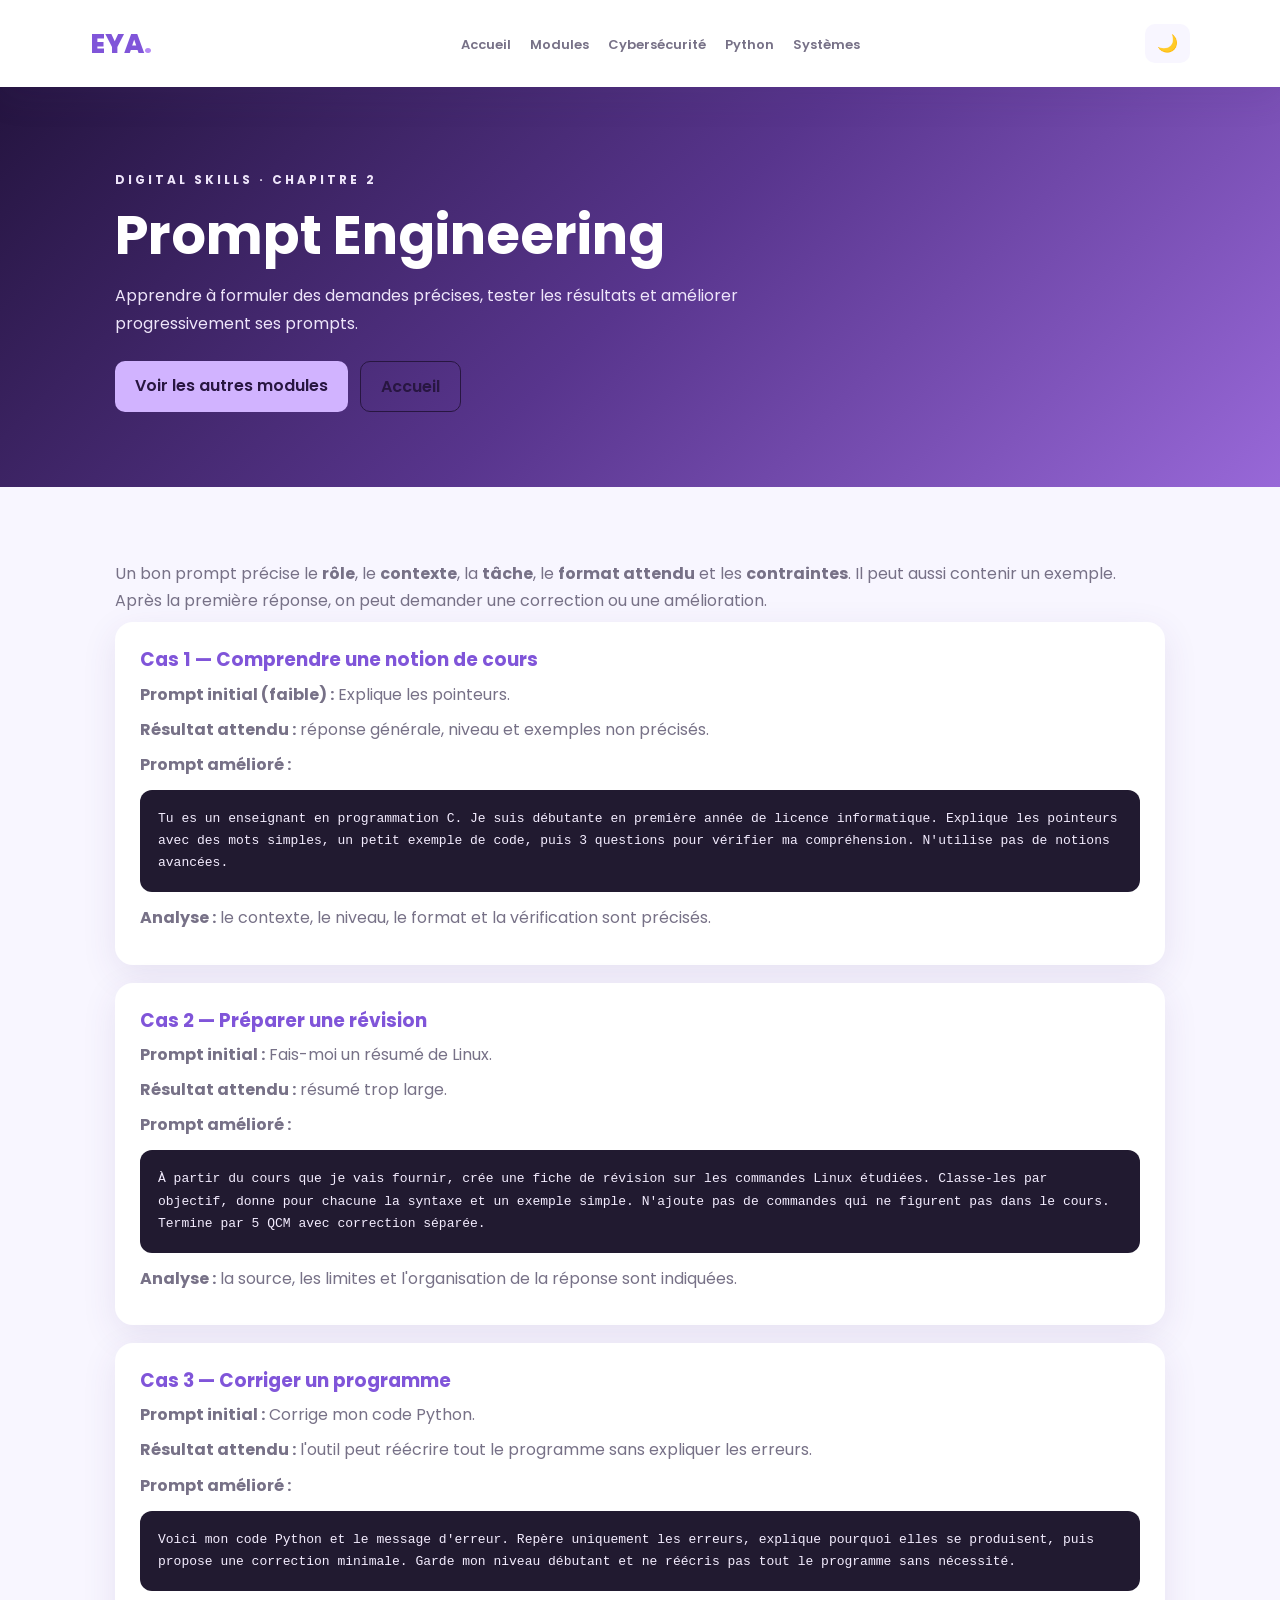
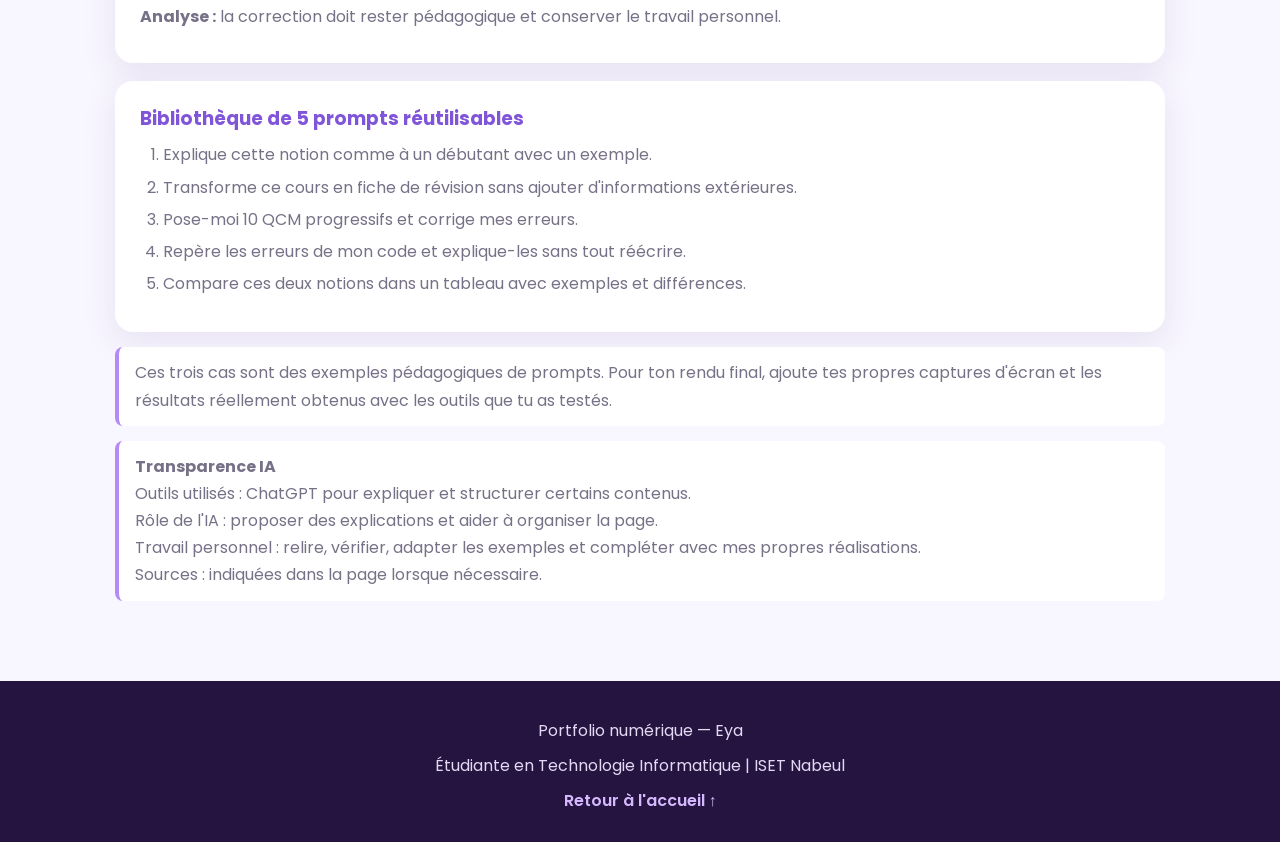
<file: prompt-engineering.html>
<!DOCTYPE html>
<html lang="fr"><head><meta charset="UTF-8"><meta name="viewport" content="width=device-width, initial-scale=1.0">
<title>Prompt Engineering | Portfolio Eya</title><link rel="stylesheet" href="../style.css"><script src="../script.js" defer></script></head>
<body><nav class="navbar">
<a href="../index.html" class="logo">EYA<span>.</span></a>
<ul class="nav-links" id="navLinks">
<li><a href="../index.html">Accueil</a></li>
<li><a href="../index.html#formations">Modules</a></li>
<li><a href="../digital-skills/cybersecurite.html">Cybersécurité</a></li>
<li><a href="../developpement/python.html">Python</a></li>
<li><a href="../systemes/systemes-exploitation.html">Systèmes</a></li>
</ul><button id="themeToggle" aria-label="Changer le thème">🌙</button><button id="menuToggle" aria-label="Ouvrir le menu">☰</button></nav><header class="hero"><div class="hero-content"><p class="welcome">DIGITAL SKILLS · CHAPITRE 2</p><h1>Prompt Engineering</h1><p>Apprendre à formuler des demandes précises, tester les résultats et améliorer progressivement ses prompts.</p><div class="hero-buttons"><a class="btn" href="../index.html#formations">Voir les autres modules</a><a class="btn btn-outline" href="../index.html">Accueil</a></div></div></header>
<main class="section"><div class="content">
<p>Un bon prompt précise le <strong>rôle</strong>, le <strong>contexte</strong>, la <strong>tâche</strong>, le <strong>format attendu</strong> et les <strong>contraintes</strong>. Il peut aussi contenir un exemple. Après la première réponse, on peut demander une correction ou une amélioration.</p>
<div class="card"><h3>Cas 1 — Comprendre une notion de cours</h3><p><strong>Prompt initial (faible) :</strong> Explique les pointeurs.</p><p><strong>Résultat attendu :</strong> réponse générale, niveau et exemples non précisés.</p><p><strong>Prompt amélioré :</strong></p><pre>Tu es un enseignant en programmation C. Je suis débutante en première année de licence informatique. Explique les pointeurs avec des mots simples, un petit exemple de code, puis 3 questions pour vérifier ma compréhension. N'utilise pas de notions avancées.</pre><p><strong>Analyse :</strong> le contexte, le niveau, le format et la vérification sont précisés.</p></div>
<div class="card" style="margin-top:18px"><h3>Cas 2 — Préparer une révision</h3><p><strong>Prompt initial :</strong> Fais-moi un résumé de Linux.</p><p><strong>Résultat attendu :</strong> résumé trop large.</p><p><strong>Prompt amélioré :</strong></p><pre>À partir du cours que je vais fournir, crée une fiche de révision sur les commandes Linux étudiées. Classe-les par objectif, donne pour chacune la syntaxe et un exemple simple. N'ajoute pas de commandes qui ne figurent pas dans le cours. Termine par 5 QCM avec correction séparée.</pre><p><strong>Analyse :</strong> la source, les limites et l'organisation de la réponse sont indiquées.</p></div>
<div class="card" style="margin-top:18px"><h3>Cas 3 — Corriger un programme</h3><p><strong>Prompt initial :</strong> Corrige mon code Python.</p><p><strong>Résultat attendu :</strong> l'outil peut réécrire tout le programme sans expliquer les erreurs.</p><p><strong>Prompt amélioré :</strong></p><pre>Voici mon code Python et le message d'erreur. Repère uniquement les erreurs, explique pourquoi elles se produisent, puis propose une correction minimale. Garde mon niveau débutant et ne réécris pas tout le programme sans nécessité.</pre><p><strong>Analyse :</strong> la correction doit rester pédagogique et conserver le travail personnel.</p></div>
<section class="card" style="margin-top:18px"><h3>Bibliothèque de 5 prompts réutilisables</h3><ol><li>Explique cette notion comme à un débutant avec un exemple.</li><li>Transforme ce cours en fiche de révision sans ajouter d'informations extérieures.</li><li>Pose-moi 10 QCM progressifs et corrige mes erreurs.</li><li>Repère les erreurs de mon code et explique-les sans tout réécrire.</li><li>Compare ces deux notions dans un tableau avec exemples et différences.</li></ol></section>
<div class="note">Ces trois cas sont des exemples pédagogiques de prompts. Pour ton rendu final, ajoute tes propres captures d'écran et les résultats réellement obtenus avec les outils que tu as testés.</div>
<div class="note"><strong>Transparence IA</strong><br>Outils utilisés : ChatGPT pour expliquer et structurer certains contenus.<br>Rôle de l'IA : proposer des explications et aider à organiser la page.<br>Travail personnel : relire, vérifier, adapter les exemples et compléter avec mes propres réalisations.<br>Sources : indiquées dans la page lorsque nécessaire.</div></div></main><footer><p>Portfolio numérique — Eya</p><p>Étudiante en Technologie Informatique | ISET Nabeul</p><a href="../index.html">Retour à l'accueil ↑</a></footer></body></html>
</file>
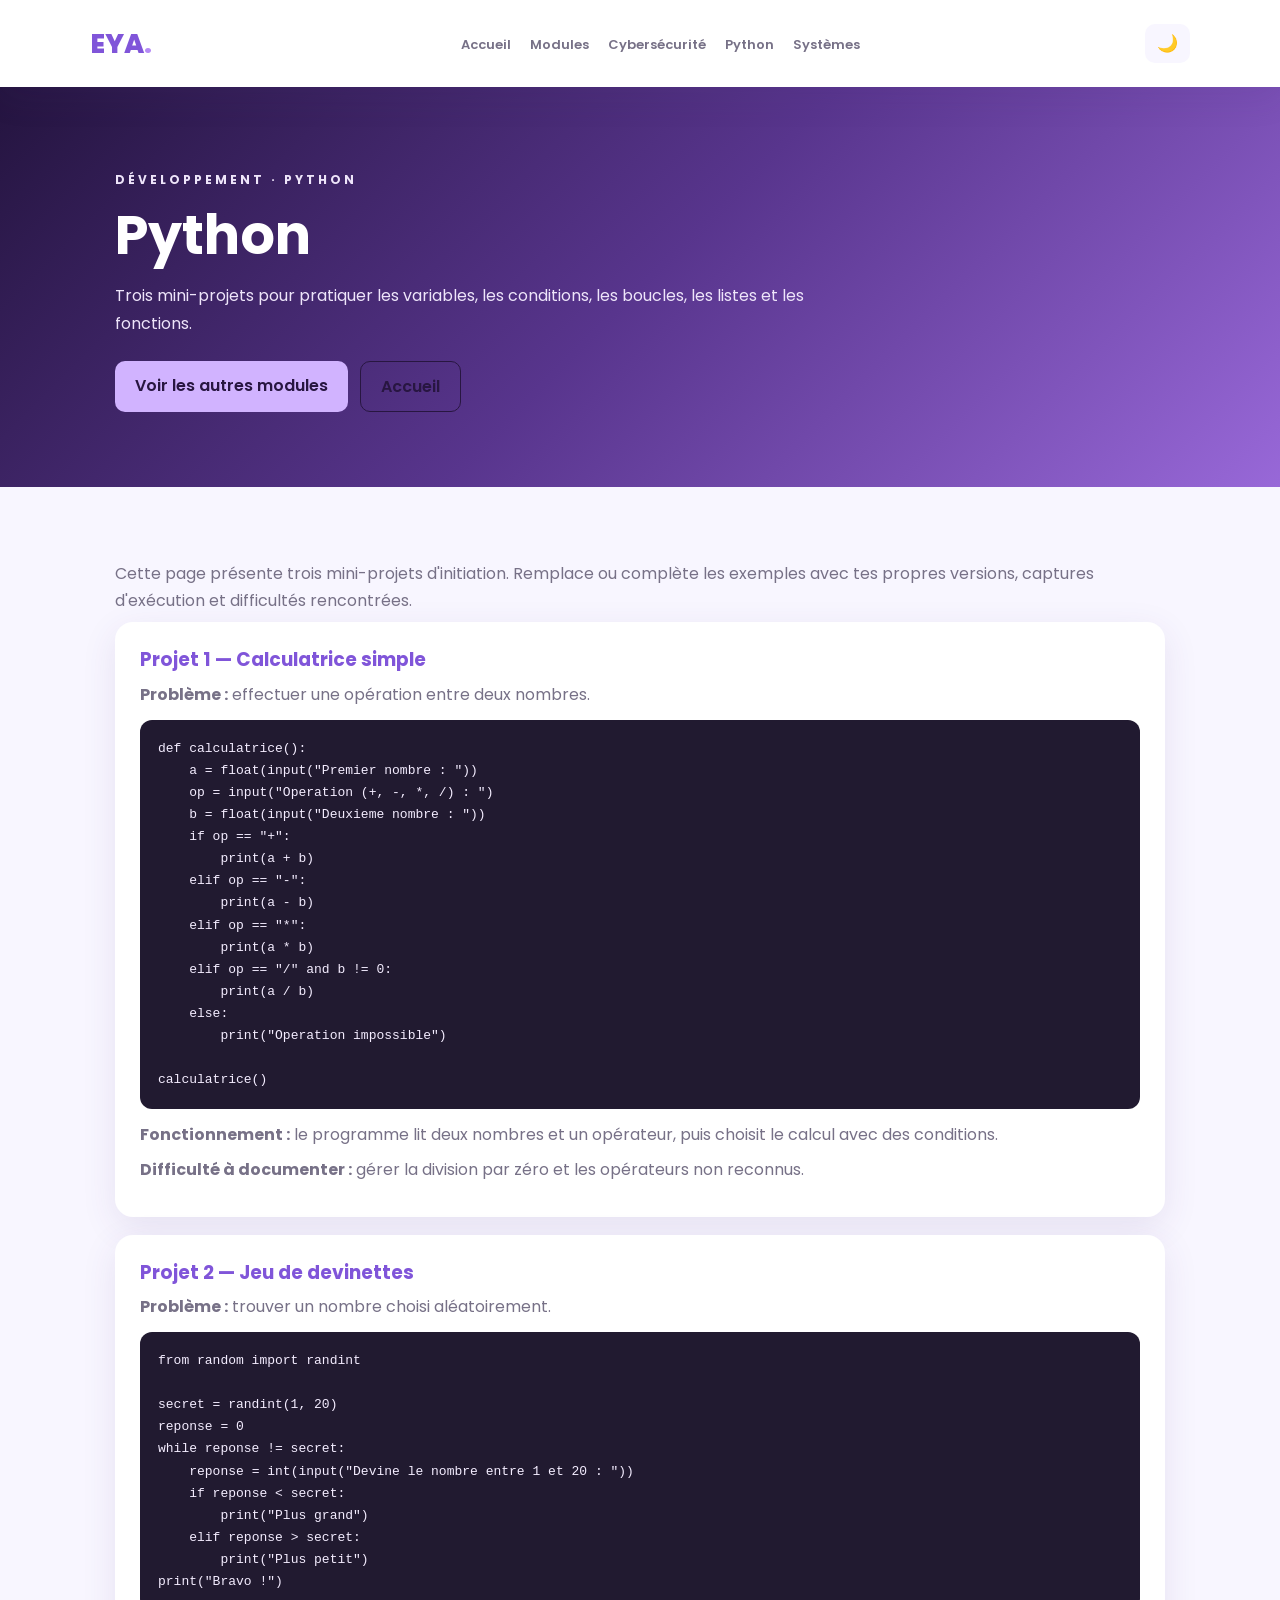
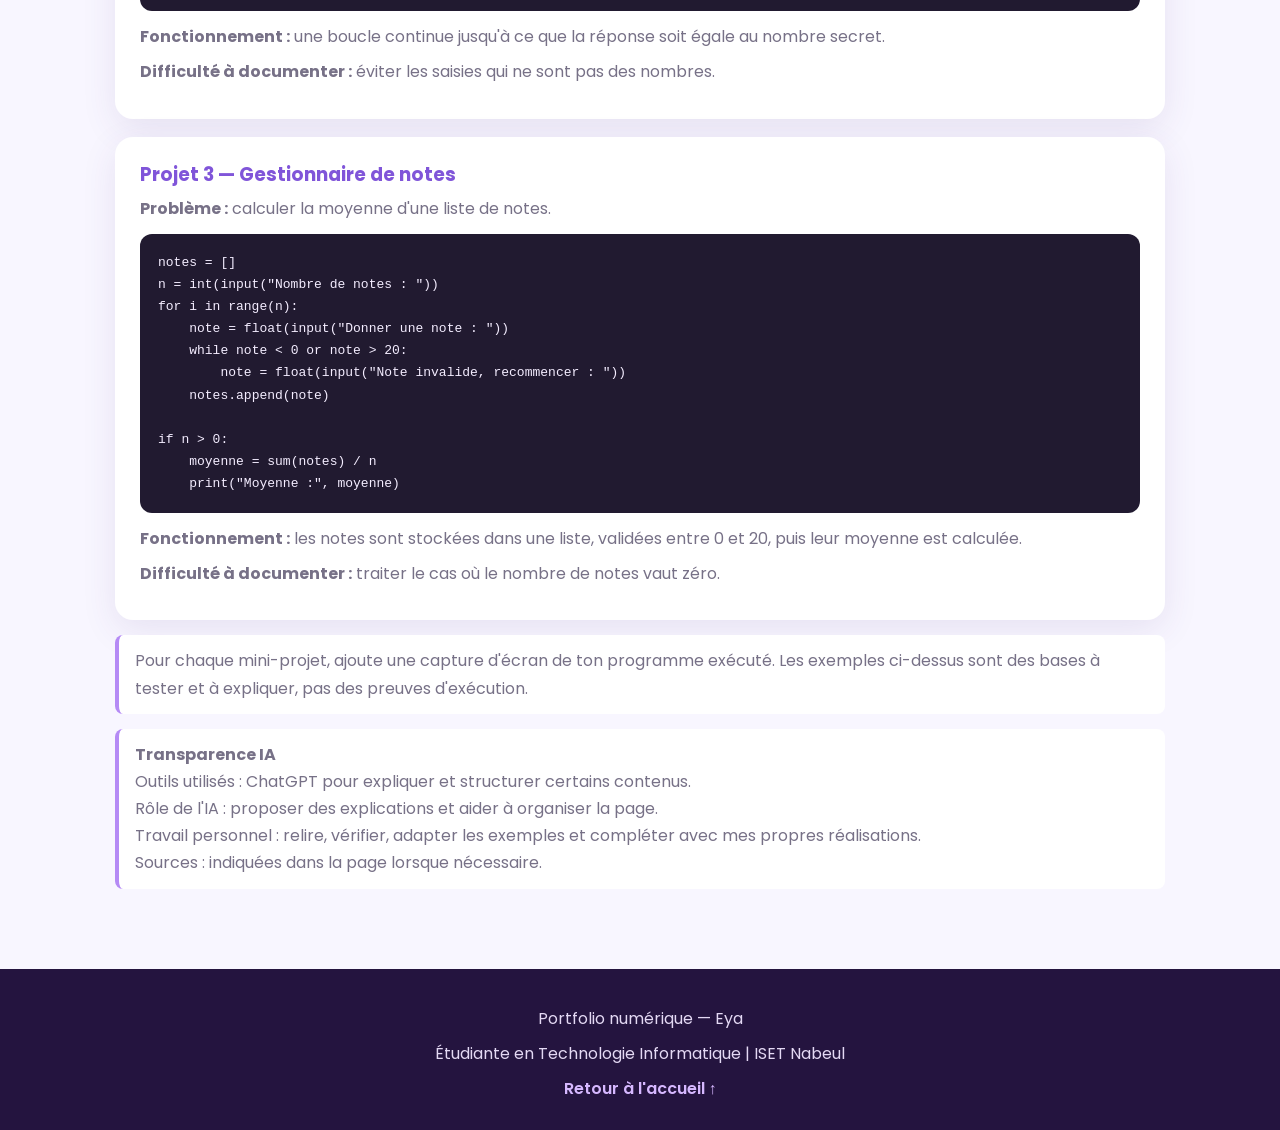
<file: python.html>
<!DOCTYPE html>
<html lang="fr"><head><meta charset="UTF-8"><meta name="viewport" content="width=device-width, initial-scale=1.0">
<title>Python | Portfolio Eya</title><link rel="stylesheet" href="../style.css"><script src="../script.js" defer></script></head>
<body><nav class="navbar">
<a href="../index.html" class="logo">EYA<span>.</span></a>
<ul class="nav-links" id="navLinks">
<li><a href="../index.html">Accueil</a></li>
<li><a href="../index.html#formations">Modules</a></li>
<li><a href="../digital-skills/cybersecurite.html">Cybersécurité</a></li>
<li><a href="../developpement/python.html">Python</a></li>
<li><a href="../systemes/systemes-exploitation.html">Systèmes</a></li>
</ul><button id="themeToggle" aria-label="Changer le thème">🌙</button><button id="menuToggle" aria-label="Ouvrir le menu">☰</button></nav><header class="hero"><div class="hero-content"><p class="welcome">DÉVELOPPEMENT · PYTHON</p><h1>Python</h1><p>Trois mini-projets pour pratiquer les variables, les conditions, les boucles, les listes et les fonctions.</p><div class="hero-buttons"><a class="btn" href="../index.html#formations">Voir les autres modules</a><a class="btn btn-outline" href="../index.html">Accueil</a></div></div></header>
<main class="section"><div class="content">
<p>Cette page présente trois mini-projets d'initiation. Remplace ou complète les exemples avec tes propres versions, captures d'exécution et difficultés rencontrées.</p>
<div class="card"><h3>Projet 1 — Calculatrice simple</h3><p><strong>Problème :</strong> effectuer une opération entre deux nombres.</p><pre>def calculatrice():
    a = float(input("Premier nombre : "))
    op = input("Operation (+, -, *, /) : ")
    b = float(input("Deuxieme nombre : "))
    if op == "+":
        print(a + b)
    elif op == "-":
        print(a - b)
    elif op == "*":
        print(a * b)
    elif op == "/" and b != 0:
        print(a / b)
    else:
        print("Operation impossible")

calculatrice()</pre><p><strong>Fonctionnement :</strong> le programme lit deux nombres et un opérateur, puis choisit le calcul avec des conditions.</p><p><strong>Difficulté à documenter :</strong> gérer la division par zéro et les opérateurs non reconnus.</p></div>
<div class="card" style="margin-top:18px"><h3>Projet 2 — Jeu de devinettes</h3><p><strong>Problème :</strong> trouver un nombre choisi aléatoirement.</p><pre>from random import randint

secret = randint(1, 20)
reponse = 0
while reponse != secret:
    reponse = int(input("Devine le nombre entre 1 et 20 : "))
    if reponse < secret:
        print("Plus grand")
    elif reponse > secret:
        print("Plus petit")
print("Bravo !")</pre><p><strong>Fonctionnement :</strong> une boucle continue jusqu'à ce que la réponse soit égale au nombre secret.</p><p><strong>Difficulté à documenter :</strong> éviter les saisies qui ne sont pas des nombres.</p></div>
<div class="card" style="margin-top:18px"><h3>Projet 3 — Gestionnaire de notes</h3><p><strong>Problème :</strong> calculer la moyenne d'une liste de notes.</p><pre>notes = []
n = int(input("Nombre de notes : "))
for i in range(n):
    note = float(input("Donner une note : "))
    while note < 0 or note > 20:
        note = float(input("Note invalide, recommencer : "))
    notes.append(note)

if n > 0:
    moyenne = sum(notes) / n
    print("Moyenne :", moyenne)</pre><p><strong>Fonctionnement :</strong> les notes sont stockées dans une liste, validées entre 0 et 20, puis leur moyenne est calculée.</p><p><strong>Difficulté à documenter :</strong> traiter le cas où le nombre de notes vaut zéro.</p></div>
<div class="note">Pour chaque mini-projet, ajoute une capture d'écran de ton programme exécuté. Les exemples ci-dessus sont des bases à tester et à expliquer, pas des preuves d'exécution.</div>
<div class="note"><strong>Transparence IA</strong><br>Outils utilisés : ChatGPT pour expliquer et structurer certains contenus.<br>Rôle de l'IA : proposer des explications et aider à organiser la page.<br>Travail personnel : relire, vérifier, adapter les exemples et compléter avec mes propres réalisations.<br>Sources : indiquées dans la page lorsque nécessaire.</div></div></main><footer><p>Portfolio numérique — Eya</p><p>Étudiante en Technologie Informatique | ISET Nabeul</p><a href="../index.html">Retour à l'accueil ↑</a></footer></body></html>
</file>
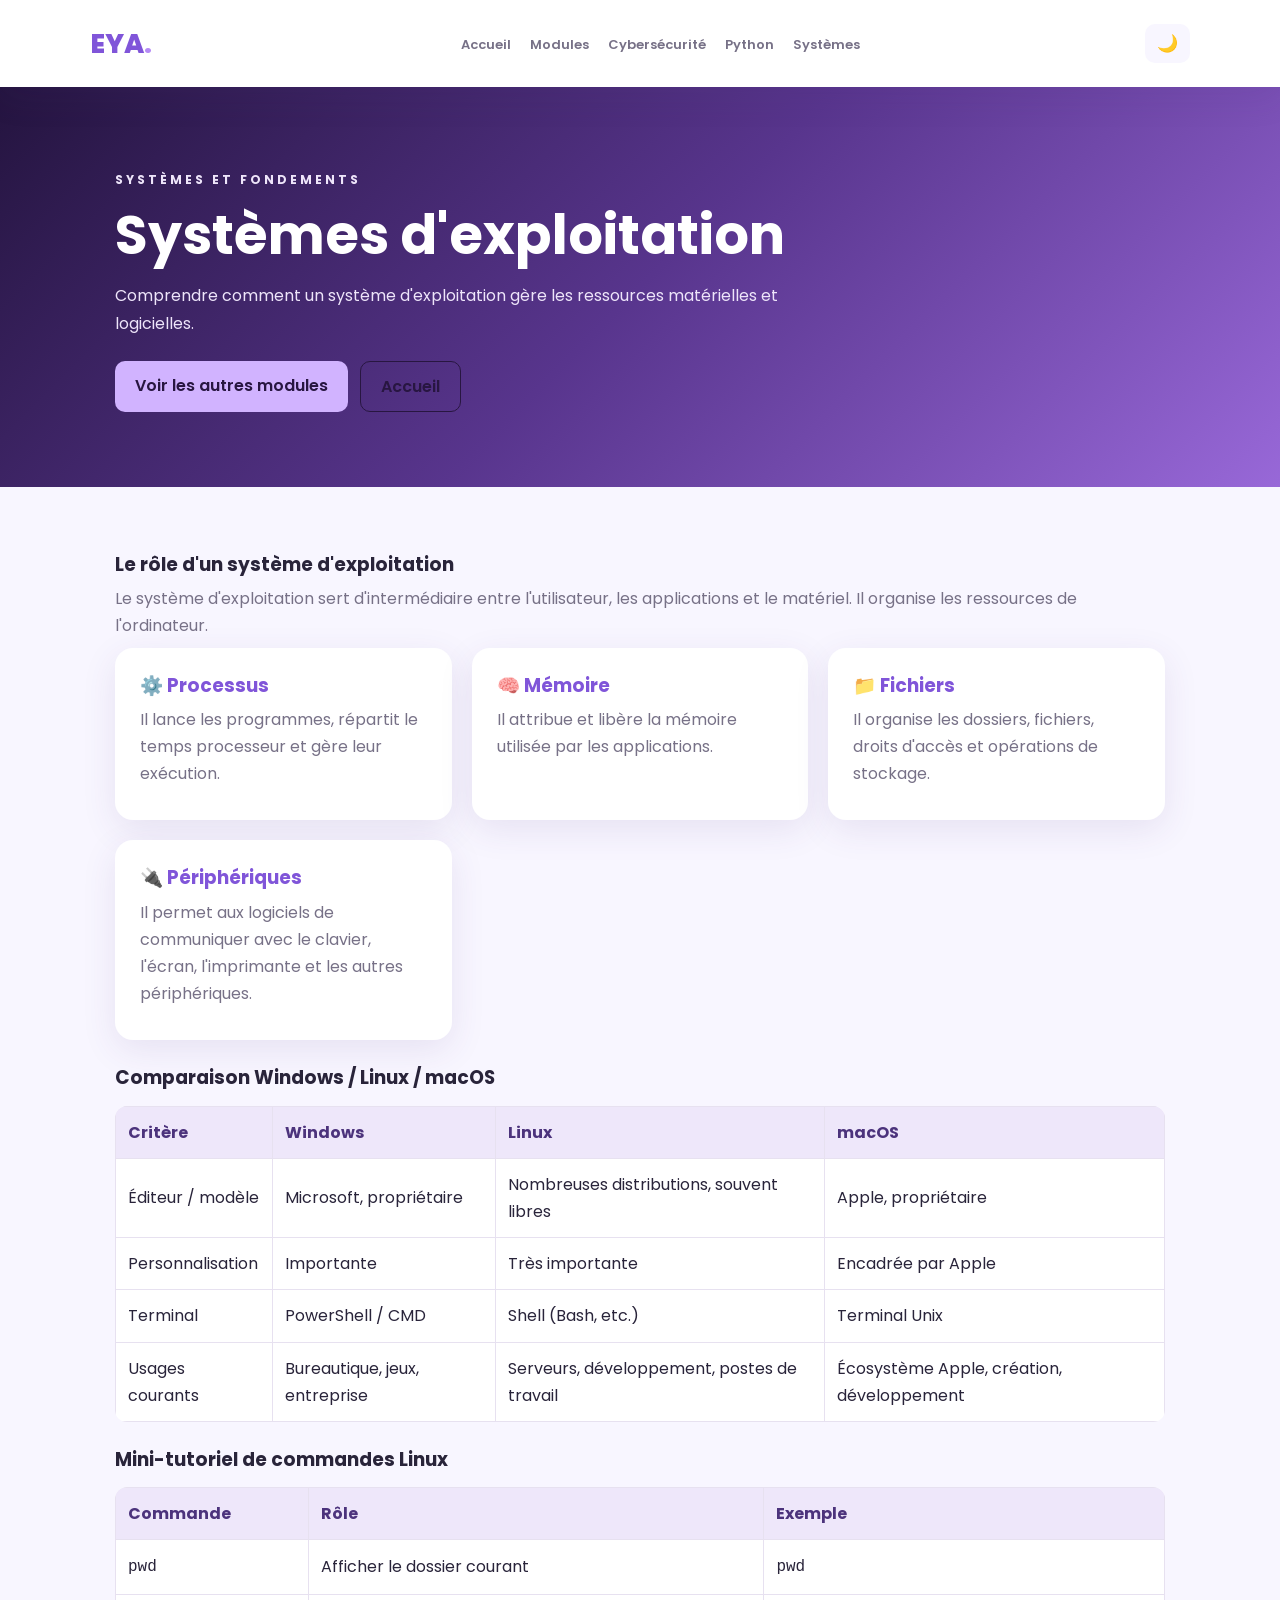
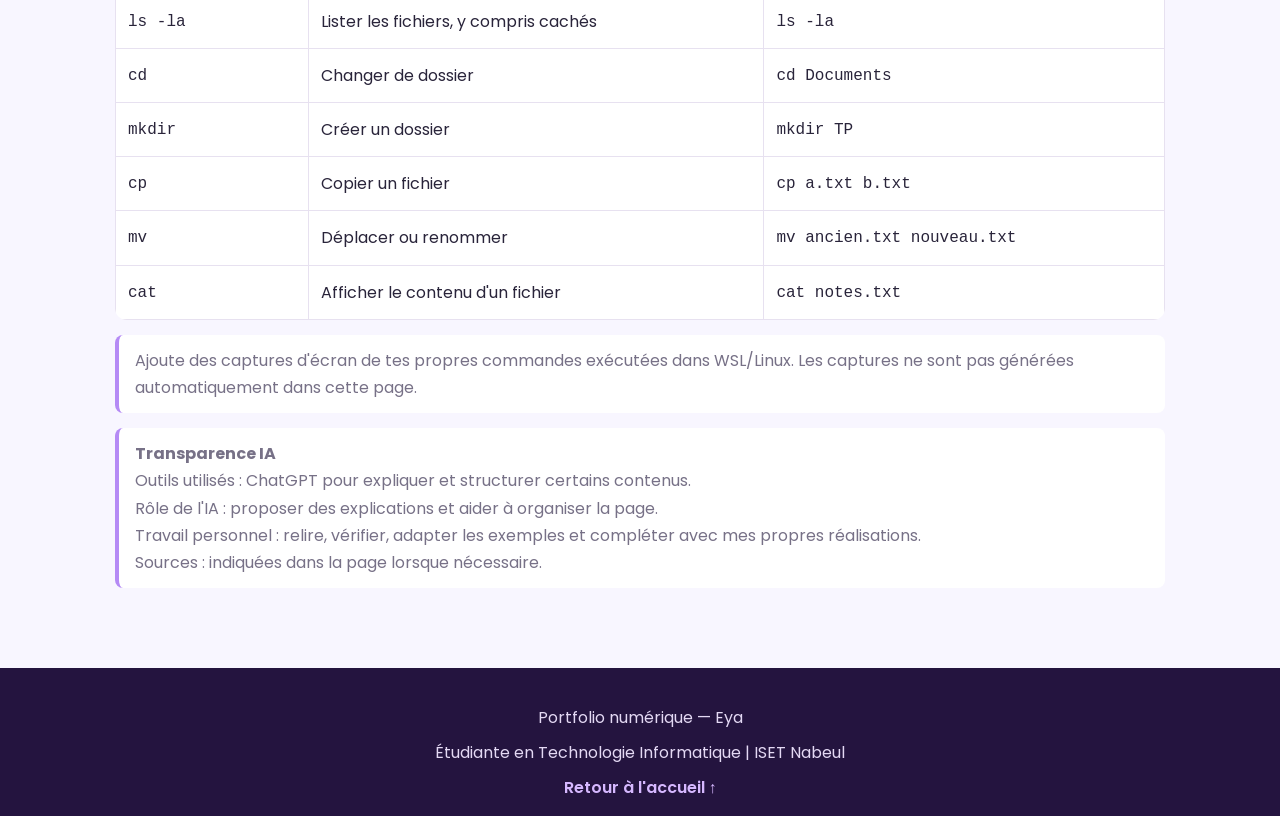
<file: systemes-exploitation.html>
<!DOCTYPE html>
<html lang="fr"><head><meta charset="UTF-8"><meta name="viewport" content="width=device-width, initial-scale=1.0">
<title>Systèmes d'exploitation | Portfolio Eya</title><link rel="stylesheet" href="../style.css"><script src="../script.js" defer></script></head>
<body><nav class="navbar">
<a href="../index.html" class="logo">EYA<span>.</span></a>
<ul class="nav-links" id="navLinks">
<li><a href="../index.html">Accueil</a></li>
<li><a href="../index.html#formations">Modules</a></li>
<li><a href="../digital-skills/cybersecurite.html">Cybersécurité</a></li>
<li><a href="../developpement/python.html">Python</a></li>
<li><a href="../systemes/systemes-exploitation.html">Systèmes</a></li>
</ul><button id="themeToggle" aria-label="Changer le thème">🌙</button><button id="menuToggle" aria-label="Ouvrir le menu">☰</button></nav><header class="hero"><div class="hero-content"><p class="welcome">SYSTÈMES ET FONDEMENTS</p><h1>Systèmes d'exploitation</h1><p>Comprendre comment un système d'exploitation gère les ressources matérielles et logicielles.</p><div class="hero-buttons"><a class="btn" href="../index.html#formations">Voir les autres modules</a><a class="btn btn-outline" href="../index.html">Accueil</a></div></div></header>
<main class="section"><div class="content">
<h3>Le rôle d'un système d'exploitation</h3><p>Le système d'exploitation sert d'intermédiaire entre l'utilisateur, les applications et le matériel. Il organise les ressources de l'ordinateur.</p>
<div class="grid">
<div class="card"><h3>⚙️ Processus</h3><p>Il lance les programmes, répartit le temps processeur et gère leur exécution.</p></div>
<div class="card"><h3>🧠 Mémoire</h3><p>Il attribue et libère la mémoire utilisée par les applications.</p></div>
<div class="card"><h3>📁 Fichiers</h3><p>Il organise les dossiers, fichiers, droits d'accès et opérations de stockage.</p></div>
<div class="card"><h3>🔌 Périphériques</h3><p>Il permet aux logiciels de communiquer avec le clavier, l'écran, l'imprimante et les autres périphériques.</p></div></div>
<h3 style="margin-top:25px">Comparaison Windows / Linux / macOS</h3><table><tr><th>Critère</th><th>Windows</th><th>Linux</th><th>macOS</th></tr><tr><td>Éditeur / modèle</td><td>Microsoft, propriétaire</td><td>Nombreuses distributions, souvent libres</td><td>Apple, propriétaire</td></tr><tr><td>Personnalisation</td><td>Importante</td><td>Très importante</td><td>Encadrée par Apple</td></tr><tr><td>Terminal</td><td>PowerShell / CMD</td><td>Shell (Bash, etc.)</td><td>Terminal Unix</td></tr><tr><td>Usages courants</td><td>Bureautique, jeux, entreprise</td><td>Serveurs, développement, postes de travail</td><td>Écosystème Apple, création, développement</td></tr></table>
<h3 style="margin-top:25px">Mini-tutoriel de commandes Linux</h3><table><tr><th>Commande</th><th>Rôle</th><th>Exemple</th></tr><tr><td><code>pwd</code></td><td>Afficher le dossier courant</td><td><code>pwd</code></td></tr><tr><td><code>ls -la</code></td><td>Lister les fichiers, y compris cachés</td><td><code>ls -la</code></td></tr><tr><td><code>cd</code></td><td>Changer de dossier</td><td><code>cd Documents</code></td></tr><tr><td><code>mkdir</code></td><td>Créer un dossier</td><td><code>mkdir TP</code></td></tr><tr><td><code>cp</code></td><td>Copier un fichier</td><td><code>cp a.txt b.txt</code></td></tr><tr><td><code>mv</code></td><td>Déplacer ou renommer</td><td><code>mv ancien.txt nouveau.txt</code></td></tr><tr><td><code>cat</code></td><td>Afficher le contenu d'un fichier</td><td><code>cat notes.txt</code></td></tr></table>
<div class="note">Ajoute des captures d'écran de tes propres commandes exécutées dans WSL/Linux. Les captures ne sont pas générées automatiquement dans cette page.</div>
<div class="note"><strong>Transparence IA</strong><br>Outils utilisés : ChatGPT pour expliquer et structurer certains contenus.<br>Rôle de l'IA : proposer des explications et aider à organiser la page.<br>Travail personnel : relire, vérifier, adapter les exemples et compléter avec mes propres réalisations.<br>Sources : indiquées dans la page lorsque nécessaire.</div></div></main><footer><p>Portfolio numérique — Eya</p><p>Étudiante en Technologie Informatique | ISET Nabeul</p><a href="../index.html">Retour à l'accueil ↑</a></footer></body></html>
</file>
<file: style.css>
@import url('https://fonts.googleapis.com/css2?family=Poppins:wght@400;500;600;700;800&display=swap');
:root{--primary:#8055d9;--secondary:#b58af5;--background:#f8f6ff;--surface:#fff;--text:#29243a;--muted:#777187;--shadow:0 10px 35px rgba(80,50,130,.10)}
*{margin:0;padding:0;box-sizing:border-box;scroll-behavior:smooth}
body{font-family:'Poppins',sans-serif;background:var(--background);color:var(--text);transition:.3s;line-height:1.7}
a{text-decoration:none;color:inherit}
.navbar{position:sticky;top:0;z-index:100;display:flex;justify-content:space-between;align-items:center;gap:15px;padding:15px 7%;background:var(--surface);box-shadow:var(--shadow)}
.logo{font-size:27px;font-weight:800;color:var(--primary);white-space:nowrap}.logo span{color:var(--secondary)}
.nav-links{display:flex;align-items:center;gap:19px;list-style:none}.nav-links a{font-size:13px;font-weight:600}.nav-links a:hover,.nav-links a.active{color:var(--primary)}
#themeToggle,#menuToggle{border:0;background:var(--background);padding:9px 12px;border-radius:10px;cursor:pointer;font-size:17px;color:var(--text)}#menuToggle{display:none}
.hero{min-height:390px;padding:75px 9%;display:flex;align-items:center;justify-content:space-between;gap:35px;background:linear-gradient(135deg,#24143f,#58358d,#9868d8);color:#fff}
.hero-content{max-width:720px}.welcome,.section-label{font-size:12px;font-weight:700;letter-spacing:3px;color:#dfc8ff;margin-bottom:12px}
.hero h1{font-size:clamp(34px,5vw,54px);line-height:1.2;margin-bottom:15px}.hero h1 span{color:#d6b8ff}.hero h2{font-size:20px;margin-bottom:15px}.hero p{color:#eee5fa}
.hero-buttons{display:flex;flex-wrap:wrap;gap:12px;margin-top:24px}
.btn{display:inline-block;padding:11px 20px;background:var(--primary);color:white;border-radius:10px;font-weight:600;border:0;cursor:pointer}.btn:hover{filter:brightness(.92);transform:translateY(-2px)}
.hero .btn{background:#d1b3ff;color:#281641}.btn-outline{background:transparent!important;border:1px solid currentColor;color:inherit}
.section{padding:65px 8%;text-align:center}.section-label{color:var(--primary)}.section-title{font-size:clamp(26px,4vw,35px);margin-bottom:28px}
.content{max-width:1050px;margin:auto;text-align:left}.card,.skill-card,.project-card,.contact-card{background:var(--surface);border-radius:18px;padding:25px;box-shadow:var(--shadow)}
.grid{display:grid;grid-template-columns:repeat(3,minmax(0,1fr));gap:20px}.project-card{display:block;transition:.25s}.project-card:hover{transform:translateY(-6px)}.project-icon{font-size:36px;margin-bottom:8px}.project-card h3,.card h3{color:var(--primary);margin-bottom:8px}
p{margin:8px 0;color:var(--muted)}h2,h3{line-height:1.35}ul,ol{padding-left:23px;color:var(--muted);margin:10px 0}li{margin:5px 0}
.two-col{display:grid;grid-template-columns:1fr 1fr;gap:20px}.tag{display:inline-block;background:var(--background);color:var(--primary);padding:4px 10px;border-radius:20px;font-size:12px;font-weight:600;margin:4px 4px 0 0}
table{width:100%;border-collapse:collapse;margin:15px 0;background:var(--surface);border-radius:12px;overflow:hidden}th,td{padding:12px;border:1px solid #e7e1f0;text-align:left}th{background:#eee7fa;color:#4c337c}
pre{white-space:pre-wrap;overflow-x:auto;background:#211a30;color:#f4edff;padding:18px;border-radius:12px;margin:12px 0;font-size:13px}code{font-family:Consolas,monospace}
.note{border-left:4px solid var(--secondary);padding:12px 16px;background:var(--surface);border-radius:8px;margin:15px 0;color:var(--muted)}
.quiz-question{padding:15px 0;border-bottom:1px solid #e7e1f0}.quiz-question label{display:block;color:var(--muted);margin:5px 0}.result{font-weight:700;color:var(--primary);margin-top:12px}
.checklist label{display:block;margin:10px 0;color:var(--muted)}.checklist input{margin-right:8px}
footer{padding:28px 15px;text-align:center;background:#24143f;color:white}footer p{color:#e4d9f4}footer a{color:#d6b8ff;font-weight:600}
body.dark-mode{--background:#171322;--surface:#251e35;--text:#f5f0ff;--muted:#c1b7d2;--shadow:0 10px 35px rgba(0,0,0,.2)}
body.dark-mode th{background:#3a2c51;color:#f5eaff}body.dark-mode td{border-color:#493b5d}
.reveal{opacity:0;transform:translateY(20px);transition:.6s}.reveal.visible{opacity:1;transform:translateY(0)}
#topButton{position:fixed;bottom:22px;right:22px;width:44px;height:44px;border:0;border-radius:50%;background:var(--primary);color:white;font-size:23px;cursor:pointer;opacity:0;visibility:hidden;z-index:99}#topButton.show{opacity:1;visibility:visible}
@media(max-width:850px){.navbar{padding:13px 5%}#menuToggle{display:block}.nav-links{display:none;position:absolute;top:62px;left:0;width:100%;padding:22px;flex-direction:column;background:var(--surface);box-shadow:var(--shadow)}.nav-links.active{display:flex}.hero{padding:60px 7%;text-align:center;justify-content:center}.hero-buttons{justify-content:center}.grid{grid-template-columns:repeat(2,minmax(0,1fr))}}
@media(max-width:560px){.grid,.two-col{grid-template-columns:1fr}.section{padding:48px 6%}.hero h2{font-size:18px}.card{padding:19px}table{font-size:13px}th,td{padding:8px}}
</file>
